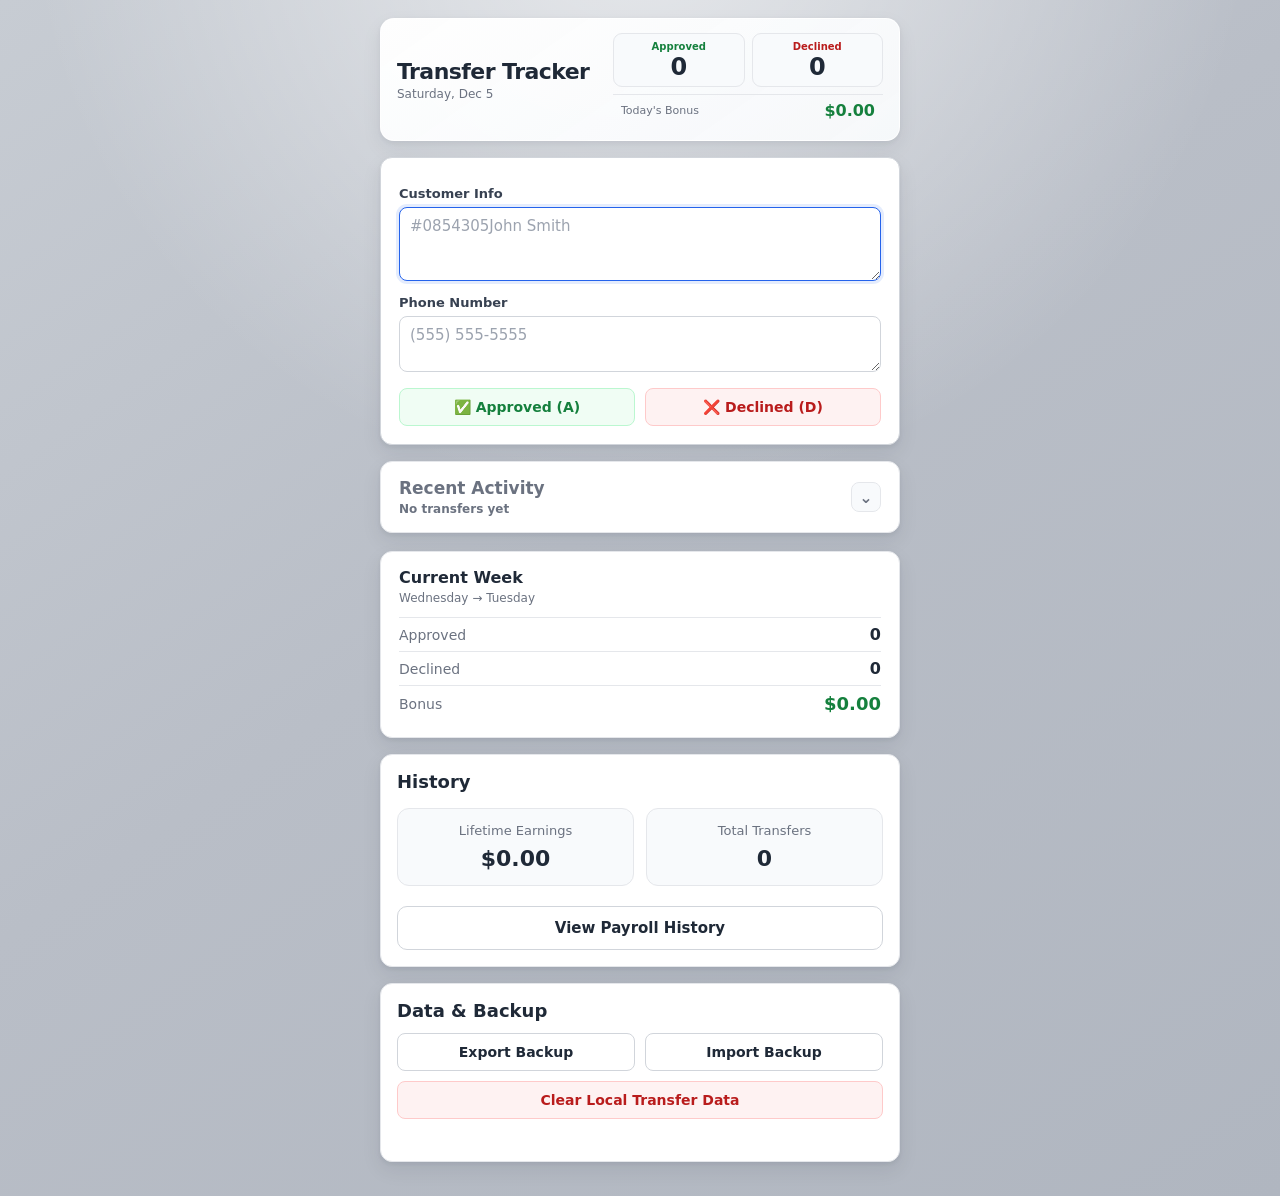
<file: transfer-tracker/index.html>
<!DOCTYPE html>
<html lang="en">
<head>
    <meta charset="UTF-8">
    <meta name="viewport" content="width=device-width, initial-scale=1.0">
    <title>Transfer Tracker</title>

    <link rel="stylesheet" href="style.css">
</head>
<body>

<div class="app">

          <header class="top-scoreboard">
        
            <div class="header-title">
        
                <h1>Transfer Tracker</h1>
        
                <div id="currentDate"></div>
        
            </div>
        
        
            <div class="today-score">
        
                <div class="score-item approved-score">
        
                    <span>Approved</span>
        
                    <strong id="todayApproved">
                        0
                    </strong>
        
                </div>
        
        
                <div class="score-item declined-score">
        
                    <span>Declined</span>
        
                    <strong id="todayDeclined">
                        0
                    </strong>
        
                </div>
        
        
                <div class="score-bonus">
        
                    <span>Today's Bonus</span>
        
                    <strong class="today-bonus">$0</strong>
        
                </div>
        
            </div>
        
        </header>

    <section class="entry-card">

        <label for="customerInput">Customer Info</label>

        <textarea
            id="customerInput"
            placeholder="#0854305John Smith"
            rows="3"
        ></textarea>

        <label for="phoneInput">Phone Number</label>

        <textarea
            id="phoneInput"
            placeholder="(555) 555-5555"
            rows="2"
        ></textarea>

        <div class="button-row">

            <button id="approveBtn" class="approve">
                ✅ Approved (A)
            </button>

            <button id="declineBtn" class="decline">
                ❌ Declined (D)
            </button>

        </div>

    </section>

    


    <section class="activity-card">

    <button class="activity-header" id="activityToggle">

        <div>
            <h2>Recent Activity</h2>

            <span class="activity-subtitle" id="activitySubtitle">
                No recent transfers
            </span>
        </div>

        <span class="activity-chevron">⌄</span>

    </button>


    <div class="recent-activity-content" id="recentActivityContent">

        <div id="recentTransfers"></div>

    </div>

</section>


<section class="week-summary">

    <h3>Current Week</h3>

    <div class="week-range">
        Wednesday → Tuesday
    </div>

    <div class="week-row">

        <span>Approved</span>

        <strong id="weekApproved">
            0
        </strong>

    </div>

    <div class="week-row">

        <span>Declined</span>

        <strong id="weekDeclined">
            0
        </strong>

    </div>

    <div class="week-row">

        <span>Bonus</span>

        <strong id="weekBonus">
            $0
        </strong>

    </div>

</section>


    <section class="history-card">

    <h2>History</h2>


    <div class="history-summary">

        <div class="history-stat">

            <span>Lifetime Earnings</span>

            <strong id="lifetimeEarnings">
                $0.00
            </strong>

        </div>


        <div class="history-stat">

            <span>Total Transfers</span>

            <strong id="lifetimeTransfers">
                0
            </strong>

        </div>

    </div>


    <button
        id="payrollHistoryBtn"
        class="payroll-history-button">

        View Payroll History

    </button>

</section>

    <section class="backup-card">

    <h2>Data & Backup</h2>

    <div class="backup-actions">

        <button
            id="exportBackupBtn"
            class="backup-button">

            Export Backup

        </button>

        <button
            id="importBackupBtn"
            class="backup-button">

            Import Backup

        </button>

    </div>

        <button
        id="clearLocalDataBtn"
        class="clear-data-button">
    
        Clear Local Transfer Data
    
        </button>



        
    <div
        id="backupStatus"
        class="backup-status">
    </div>

    <input
        type="file"
        id="importBackupInput"
        accept=".json,application/json"
        hidden>

</section>

    

<div
    id="payrollModal"
    class="payroll-modal">

    <div class="payroll-modal-content">

        <div class="payroll-modal-header">

            <div>

                <h2>Payroll History</h2>

                <div class="payroll-modal-subtitle">
                    Wednesday → Tuesday
                </div>

            </div>


            <button
                id="closePayrollModal"
                class="payroll-close-button">

                ×

            </button>

        </div>


       <div
    id="payrollHistoryTable"
    class="payroll-history-table">

        </div>
        
        
        <div
            id="payrollDayView"
            class="payroll-day-view">
        
        </div>

    </div>

</div>

    
    
</div>

<script src="js/parser.js"></script>
<script src="js/storage.js"></script>
<script src="js/dashboard.js"></script>
<script src="js/ui.js"></script>
<script src="js/app.js"></script>

</body>
</html>
</file>
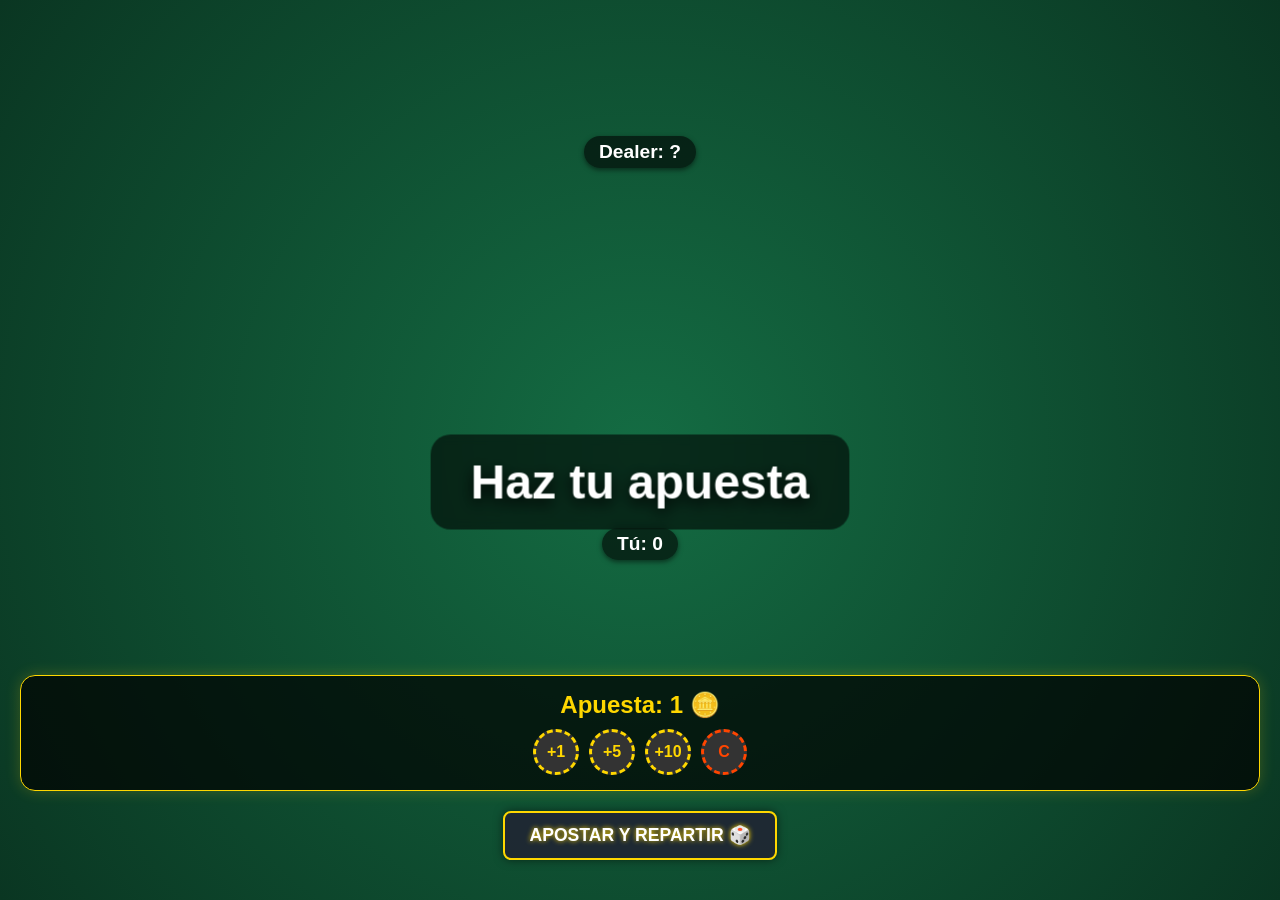
<file: blackjack.html>
<!DOCTYPE html>
<html lang="es">
<head>
<meta charset="UTF-8">
<meta name="viewport" content="width=device-width, initial-scale=1.0">
<title>Blackjack Shoreline (Casino)</title>
<style>
  :root {
    --mesa-bg: #0f5132;
    --carta-w: 100px;
    --carta-h: 140px;
    --borde-radio: 8px;
    --neon-orange: #ff4500;
    --neon-green: #00ffcc;
    --neon-gold: #ffd700;
  }

  body {
    margin: 0;
    padding: 20px;
    background-color: var(--mesa-bg);
    background-image: radial-gradient(circle, #146c43 0%, #0a3622 100%);
    font-family: 'Inter', sans-serif;
    color: white;
    height: 100vh;
    box-sizing: border-box;
    display: flex;
    flex-direction: column;
    justify-content: space-between;
    overflow: hidden;
    position: relative;
  }

  /* Animaciones */
  .mesa-temblando { animation: sacudir 0.4s ease-in-out; }
  @keyframes sacudir {
    0% { transform: translateX(0); }
    20% { transform: translateX(-15px) rotate(-1deg); }
    40% { transform: translateX(15px) rotate(1deg); }
    60% { transform: translateX(-15px) rotate(-1deg); }
    80% { transform: translateX(15px) rotate(1deg); }
    100% { transform: translateX(0); }
  }

  @keyframes aparecer-carta {
    0% { top: -60px; opacity: 0; transform: scale(0.8) rotate(10deg); }
    100% { top: 0; opacity: 1; transform: scale(1) rotate(0deg); }
  }

  @keyframes flotar-monedas {
    0% { transform: translateY(0) scale(1); opacity: 1; }
    100% { transform: translateY(-50px) scale(1.5); opacity: 0; }
  }

  .zona-juego {
    flex: 1;
    display: flex;
    flex-direction: column;
    align-items: center;
    justify-content: center;
    gap: 50px;
  }

  .mano-container {
    display: flex;
    flex-direction: column;
    align-items: center;
    gap: 15px;
  }

  .cartas-area {
    display: flex;
    gap: -40px;
    min-height: var(--carta-h);
  }

  .carta {
    position: relative;
    width: var(--carta-w);
    height: var(--carta-h);
    background-color: white;
    border-radius: var(--borde-radio);
    box-shadow: -2px 5px 10px rgba(0,0,0,0.5);
    background-size: cover;
    background-position: center;
    transition: transform 0.3s ease, margin 0.3s ease;
    margin-left: -50px;
    animation: aparecer-carta 0.4s cubic-bezier(0.175, 0.885, 0.32, 1.275) forwards;
  }
  
  .carta:first-child { margin-left: 0; }
  .carta:hover { transform: translateY(-15px) !important; z-index: 20; }

  .carta.boca-abajo {
    background-image: repeating-linear-gradient(45deg, #b30000 0, #b30000 5px, #800000 5px, #800000 10px);
  }
  .carta.joker-glow { box-shadow: 0 0 20px #c300ff, 0 0 40px #c300ff; }

  .marcador {
    background: rgba(0,0,0,0.6);
    padding: 5px 15px;
    border-radius: 20px;
    font-weight: bold;
    font-size: 1.2rem;
    z-index: 10;
    box-shadow: 0 2px 5px rgba(0,0,0,0.5);
  }

  /* --- ZONA DE APUESTAS --- */
  .zona-apuesta {
    background: rgba(0,0,0,0.7);
    padding: 15px;
    border-radius: 15px;
    display: flex;
    flex-direction: column;
    align-items: center;
    gap: 10px;
    border: 1px solid var(--neon-gold);
    box-shadow: 0 0 15px rgba(255, 215, 0, 0.2);
    margin-bottom: 20px;
  }
  
  .chips-container { display: flex; gap: 10px; }
  
  .chip {
    width: 40px; height: 40px;
    border-radius: 50%;
    background: #333; border: 3px dashed var(--neon-gold);
    color: var(--neon-gold); font-weight: bold;
    display: flex; justify-content: center; align-items: center;
    cursor: pointer; transition: all 0.2s;
  }
  .chip:hover { transform: scale(1.1); background: var(--neon-gold); color: #000; }
  
  .apuesta-display { font-size: 1.5rem; color: var(--neon-gold); font-weight: 900; }

  .controles { display: flex; justify-content: center; gap: 20px; padding-bottom: 20px; z-index: 10; }

  button {
    background: rgba(31, 40, 51, 0.95);
    color: #fff;
    border: 2px solid #fff;
    padding: 12px 24px;
    font-size: 1.1rem;
    font-weight: 800;
    border-radius: 8px;
    cursor: pointer;
    box-shadow: 0 0 10px rgba(0,0,0,0.5);
    text-transform: uppercase;
    transition: all 0.2s ease;
  }

  button:hover:not(:disabled) { transform: scale(1.05); }
  button:disabled { opacity: 0.5; cursor: not-allowed; border-color: #555 !important; box-shadow: none !important; }

  #btn-pedir { border-color: var(--neon-green); text-shadow: 0 0 5px var(--neon-green); }
  #btn-plantarse { border-color: var(--neon-orange); text-shadow: 0 0 5px var(--neon-orange); }
  #btn-repartir { border-color: var(--neon-gold); text-shadow: 0 0 5px var(--neon-gold); }

  .btn-animado {
    animation: pulso-btn 1.5s infinite;
  }
  @keyframes pulso-btn {
    0% { box-shadow: 0 0 10px var(--neon-gold); transform: scale(1); }
    50% { box-shadow: 0 0 25px var(--neon-gold), 0 0 10px var(--neon-gold) inset; transform: scale(1.05); }
    100% { box-shadow: 0 0 10px var(--neon-gold); transform: scale(1); }
  }

  #mensaje-estado {
    position: absolute;
    top: 50%; left: 50%;
    transform: translate(-50%, -50%);
    font-size: 3rem;
    font-weight: 900;
    text-shadow: 0 5px 15px rgba(0,0,0,0.9);
    pointer-events: none;
    opacity: 1;
    transition: opacity 0.3s ease, transform 0.3s ease;
    z-index: 100;
    text-align: center;
    background: rgba(0,0,0,0.6);
    padding: 20px 40px;
    border-radius: 20px;
    backdrop-filter: blur(5px);
  }

  .flotante-dinero {
    position: absolute;
    top: 40%; left: 50%;
    font-size: 4rem;
    font-weight: 900;
    pointer-events: none;
    z-index: 200;
    text-shadow: 0 0 20px rgba(0,0,0,0.8);
    animation: flotar-monedas 2s forwards;
  }

  .confeti {
    position: absolute; top: -20px; width: 10px; height: 20px;
    background-color: var(--neon-green); z-index: 50; animation: caer linear forwards;
  }
  @keyframes caer { 0% { transform: translateY(0) rotate(0deg); opacity: 1; } 100% { transform: translateY(110vh) rotate(720deg); opacity: 0; } }
</style>
</head>
<body>

<h1 id="mensaje-estado">Blackjack 21</h1>

<div class="zona-juego" id="mesa-juego">
  <div class="mano-container">
    <div class="marcador" id="puntos-dealer">Dealer: ?</div>
    <div class="cartas-area" id="cartas-dealer"></div>
  </div>

  <div class="mano-container">
    <div class="cartas-area" id="cartas-jugador"></div>
    <div class="marcador" id="puntos-jugador">Tú: 0</div>
  </div>
</div>

<div class="zona-apuesta" id="panel-apuesta">
  <div class="apuesta-display">Apuesta: <span id="valor-apuesta">1</span> 🪙</div>
  <div class="chips-container">
    <div class="chip" onclick="ajustarApuesta(1)">+1</div>
    <div class="chip" onclick="ajustarApuesta(5)">+5</div>
    <div class="chip" onclick="ajustarApuesta(10)">+10</div>
    <div class="chip" style="border-color: #ff4500; color: #ff4500;" onclick="resetApuesta()">C</div>
  </div>
</div>

<div class="controles">
  <button id="btn-pedir" onclick="pedirCarta()" style="display:none;">Carta ☝️</button>
  <button id="btn-plantarse" onclick="plantarse()" style="display:none;">Plantarse ✋</button>
  <button id="btn-repartir" class="btn-animado" onclick="iniciarJuego()">Apostar y Repartir 🎲</button>
</div>

<script>
const palos = ['Corazones', 'Diamantes', 'Treboles', 'Picas'];
const rangos = ['A', '2', '3', '4', '5', '6', '7', '8', '9', '10', 'J', 'Q', 'K'];

let mazo = [];
let manoJugador = [];
let manoDealer = [];
let juegoTerminado = true;
let apuestaActual = 1;

// === LÓGICA DE APUESTAS ===
function ajustarApuesta(cantidad) {
  apuestaActual += cantidad;
  document.getElementById('valor-apuesta').innerText = apuestaActual;
}

function resetApuesta() {
  apuestaActual = 1;
  document.getElementById('valor-apuesta').innerText = apuestaActual;
}

function lanzarAnimacionDinero(texto, color) {
  let div = document.createElement('div');
  div.className = 'flotante-dinero';
  div.innerText = texto;
  div.style.color = color;
  document.body.appendChild(div);
  setTimeout(() => div.remove(), 2000);
}

function lanzarConfeti() {
  const colores = ['#00ffcc', '#ff4500', '#c300ff', '#ffd700', '#ffffff'];
  for (let i = 0; i < 80; i++) {
    let confeti = document.createElement('div');
    confeti.className = 'confeti';
    confeti.style.left = Math.random() * 100 + 'vw';
    confeti.style.backgroundColor = colores[Math.floor(Math.random() * colores.length)];
    confeti.style.animationDuration = (Math.random() * 2 + 2) + 's';
    confeti.style.animationDelay = (Math.random() * 0.5) + 's';
    document.body.appendChild(confeti);
    setTimeout(() => confeti.remove(), 4000);
  }
}

// === MOTOR DEL JUEGO ===
function crearMazo() {
  mazo = [];
  for (let palo of palos) {
    for (let rango of rangos) {
      let valor = parseInt(rango);
      if (['J', 'Q', 'K'].includes(rango)) valor = 10;
      if (rango === 'A') valor = 11;
      mazo.push({ id: `${rango}_${palo}`, img: `./Naipes/${rango}_${palo}.png`, valor: valor, esJoker: false });
    }
  }
  mazo.push({ id: `1_Joker`, img: `./Naipes/1_Joker.png`, valor: 10, esJoker: true });
  mazo.push({ id: `2_Joker`, img: `./Naipes/2_Joker.png`, valor: 10, esJoker: true });

  for (let i = mazo.length - 1; i > 0; i--) {
    const j = Math.floor(Math.random() * (i + 1));
    [mazo[i], mazo[j]] = [mazo[j], mazo[i]];
  }
}

function calcularPuntos(mano) {
  let total = 0;
  let ases = 0;
  for (let carta of mano) {
    total += carta.valor;
    if (carta.valor === 11) ases += 1;
  }
  while (total > 21 && ases > 0) {
    total -= 10;
    ases -= 1;
  }
  return total;
}

function renderizarCartas() {
  const divJugador = document.getElementById('cartas-jugador');
  const divDealer = document.getElementById('cartas-dealer');
  
  divJugador.innerHTML = '';
  divDealer.innerHTML = '';

  manoJugador.forEach((carta, index) => {
    let div = document.createElement('div');
    div.className = 'carta' + (carta.esJoker ? ' joker-glow' : '');
    div.style.backgroundImage = `url('${carta.img}')`;
    div.style.animationDelay = `${index * 0.15}s`;
    divJugador.appendChild(div);
  });

  manoDealer.forEach((carta, index) => {
    let div = document.createElement('div');
    div.className = 'carta' + (carta.esJoker && juegoTerminado ? ' joker-glow' : '');
    
    if (index === 0 && !juegoTerminado) {
      div.classList.add('boca-abajo');
    } else {
      div.style.backgroundImage = `url('${carta.img}')`;
    }
    div.style.animationDelay = `${index * 0.15}s`;
    divDealer.appendChild(div);
  });

  document.getElementById('puntos-jugador').innerText = `Tú: ${calcularPuntos(manoJugador)}`;
  if (juegoTerminado) {
    document.getElementById('puntos-dealer').innerText = `Dealer: ${calcularPuntos(manoDealer)}`;
  } else {
    document.getElementById('puntos-dealer').innerText = `Dealer: ?`; 
  }
}

function mostrarMensaje(texto, color) {
  const msg = document.getElementById('mensaje-estado');
  msg.innerText = texto;
  msg.style.color = color;
  msg.style.opacity = 1;
  msg.style.transform = "translate(-50%, -50%) scale(1)";
}

function iniciarJuego() {
  // 1. Cobrar la apuesta usando el Banco Central del index.html
  if (window.parent && window.parent.restarMonedas) {
      if (!window.parent.restarMonedas(apuestaActual)) {
          alert("¡Fondos insuficientes! Consigue más monedas en el Dashboard.");
          return;
      }
  }

  // 2. Preparar la mesa
  document.getElementById('mesa-juego').classList.remove('mesa-temblando');
  document.getElementById('panel-apuesta').style.display = 'none'; // Ocultar apuestas
  
  const msg = document.getElementById('mensaje-estado');
  msg.style.opacity = 0;
  msg.style.transform = "translate(-50%, -50%) scale(0.8)";
  
  crearMazo();
  manoJugador = [mazo.pop(), mazo.pop()];
  manoDealer = [mazo.pop(), mazo.pop()];
  juegoTerminado = false;
  
  // Cambiar botones
  document.getElementById('btn-repartir').style.display = 'none';
  document.getElementById('btn-pedir').style.display = 'block';
  document.getElementById('btn-pedir').disabled = false;
  document.getElementById('btn-plantarse').style.display = 'block';
  document.getElementById('btn-plantarse').disabled = false;

  renderizarCartas();

  // Revisar Blackjack natural
  setTimeout(() => {
    if (calcularPuntos(manoJugador) === 21) plantarse();
  }, 600);
}

function pedirCarta() {
  if (juegoTerminado) return;
  manoJugador.push(mazo.pop());
  renderizarCartas();

  setTimeout(() => {
    if (calcularPuntos(manoJugador) > 21) {
      terminarJuego("¡Te pasaste! 💥", "#ff4500", "derrota");
    } else if (calcularPuntos(manoJugador) === 21) {
      plantarse();
    }
  }, 300);
}

function plantarse() {
  if (juegoTerminado) return;
  juegoTerminado = true;
  
  document.getElementById('btn-pedir').disabled = true;
  document.getElementById('btn-plantarse').disabled = true;
  
  let puntosDealer = calcularPuntos(manoDealer);
  while (puntosDealer < 17) {
    manoDealer.push(mazo.pop());
    puntosDealer = calcularPuntos(manoDealer);
  }

  renderizarCartas();
  setTimeout(determinarGanador, 500);
}

function determinarGanador() {
  let pJugador = calcularPuntos(manoJugador);
  let pDealer = calcularPuntos(manoDealer);

  if (pDealer > 21) {
    terminarJuego("Dealer se pasó 🎉", "#00ffcc", "victoria");
  } else if (pJugador > pDealer) {
    terminarJuego("¡GANAS! 🏆", "#00ffcc", "victoria");
  } else if (pJugador < pDealer) {
    terminarJuego("Dealer gana 💀", "#ff4500", "derrota");
  } else {
    terminarJuego("Empate 🤝", "#ffffff", "empate");
  }
}

function terminarJuego(mensaje, color, resultado) {
  juegoTerminado = true;
  renderizarCartas();
  mostrarMensaje(mensaje, color);
  
  // Lógica Económica Final
  if (window.parent && window.parent.agregarMonedas) {
      if (resultado === "victoria") {
          let premio = apuestaActual * 2;
          // Si fue Blackjack natural con 2 cartas, paga 2.5x (Regla de casino real 3:2)
          if(calcularPuntos(manoJugador) === 21 && manoJugador.length === 2) premio = Math.floor(apuestaActual * 2.5);
          
          window.parent.agregarMonedas(premio);
          lanzarAnimacionDinero(`+${premio} 🪙`, "var(--neon-gold)");
          lanzarConfeti();
      } else if (resultado === "empate") {
          window.parent.agregarMonedas(apuestaActual); // Te devuelve tu dinero
          lanzarAnimacionDinero(`Devolución`, "#fff");
      } else {
          // Derrota
          document.getElementById('mesa-juego').classList.add('mesa-temblando');
          lanzarAnimacionDinero(`-${apuestaActual} 🪙`, "var(--neon-orange)");
      }
  }

  // Restaurar UI para nueva partida
  setTimeout(() => {
      document.getElementById('btn-pedir').style.display = 'none';
      document.getElementById('btn-plantarse').style.display = 'none';
      document.getElementById('btn-repartir').style.display = 'block';
      document.getElementById('panel-apuesta').style.display = 'flex';
  }, 2000);
}

window.onload = () => {
  document.getElementById('btn-pedir').style.display = 'none';
  document.getElementById('btn-plantarse').style.display = 'none';
  mostrarMensaje("Haz tu apuesta", "#ffffff");
  document.getElementById('cartas-jugador').innerHTML = '';
  document.getElementById('cartas-dealer').innerHTML = '';
};
</script>
</body>
</html>
</file>
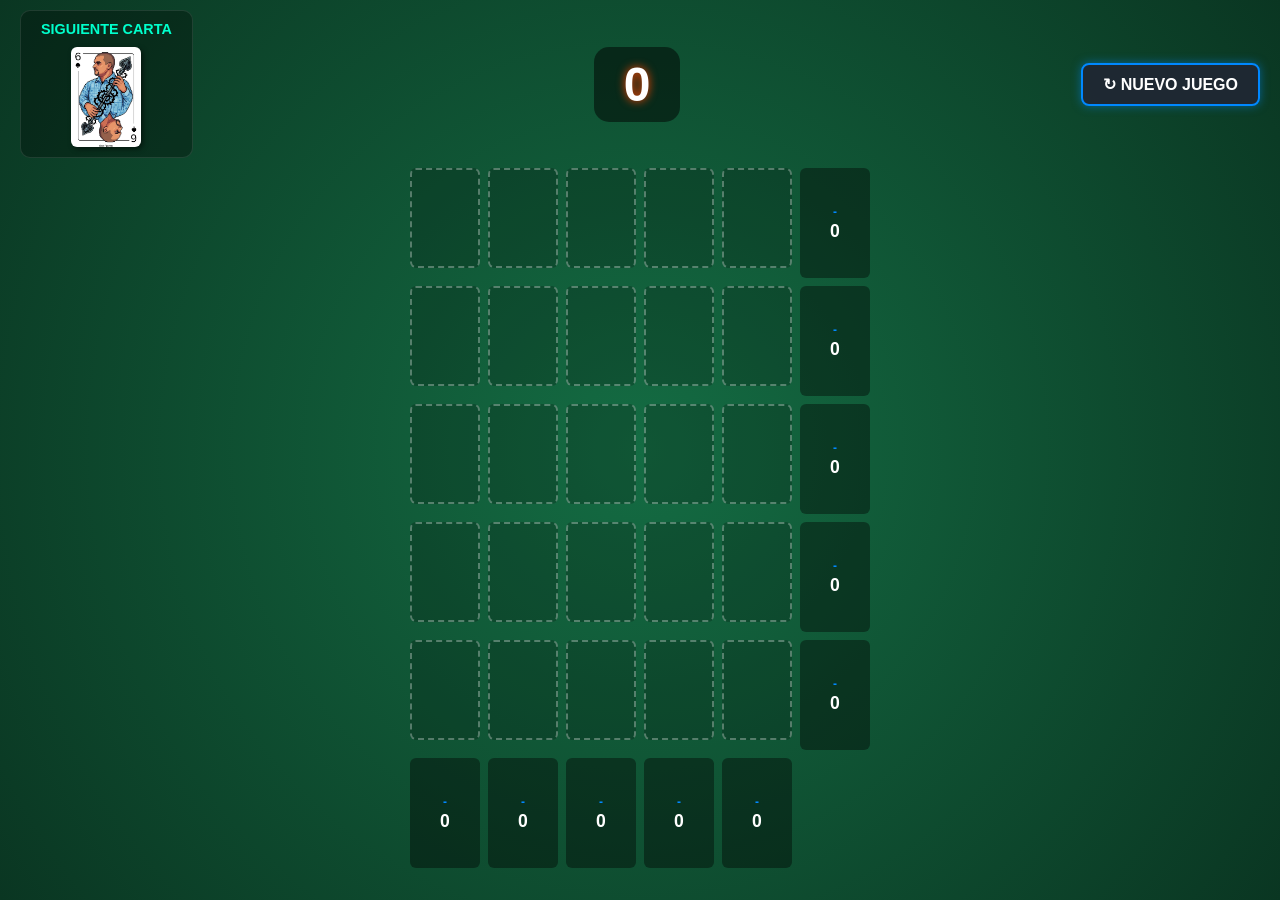
<file: cuadrados.html>
<!DOCTYPE html>
<html lang="es">
<head>
<meta charset="UTF-8">
<meta name="viewport" content="width=device-width, initial-scale=1.0">
<title>Cuadrados de Póker Shoreline</title>
<style>
  :root {
    --mesa-bg: #0f5132;
    --carta-w: 70px;
    --carta-h: 100px;
    --borde-radio: 6px;
    --neon-orange: #ff4500;
    --neon-green: #00ffcc;
    --neon-blue: #0088ff;
    --neon-gold: #ffd700;
  }

  body {
    margin: 0;
    padding: 10px 20px;
    background-color: var(--mesa-bg);
    background-image: radial-gradient(circle, #146c43 0%, #0a3622 100%);
    font-family: 'Inter', sans-serif;
    color: white;
    height: 100vh;
    box-sizing: border-box;
    display: flex;
    flex-direction: column;
    overflow: hidden;
  }

  /* --- CABECERA Y PUNTAJES --- */
  .zona-superior {
    display: flex;
    justify-content: space-between;
    align-items: center;
    margin-bottom: 10px;
  }

  .zona-robo {
    display: flex;
    flex-direction: column;
    align-items: center;
    gap: 10px;
    background: rgba(0,0,0,0.3);
    padding: 10px 20px;
    border-radius: 10px;
    border: 1px solid rgba(255,255,255,0.1);
  }

  .etiqueta-robo { font-size: 0.9rem; text-transform: uppercase; font-weight: bold; color: var(--neon-green); }
  
  .puntaje-total {
    font-size: 3rem;
    font-weight: 900;
    color: #fff;
    text-shadow: 0 0 10px var(--neon-orange);
    background: rgba(0,0,0,0.5);
    padding: 10px 30px;
    border-radius: 15px;
  }

  .btn-reiniciar {
    background: rgba(31, 40, 51, 0.95);
    color: #fff;
    border: 2px solid var(--neon-blue);
    padding: 10px 20px;
    font-size: 1rem;
    font-weight: 800;
    border-radius: 8px;
    cursor: pointer;
    box-shadow: 0 0 10px rgba(0, 136, 255, 0.5);
    text-transform: uppercase;
    transition: all 0.2s ease;
  }
  .btn-reiniciar:hover { transform: scale(1.05); background: var(--neon-blue); }

  /* --- TABLERO 5x5 --- */
  .zona-central {
    display: flex;
    justify-content: center;
    align-items: flex-start;
    flex: 1;
    gap: 20px;
  }

  .grid-container {
    display: grid;
    grid-template-columns: repeat(6, 1fr); 
    grid-template-rows: repeat(6, 1fr);    
    gap: 8px;
  }

  .ranura {
    width: var(--carta-w);
    height: var(--carta-h);
    background: rgba(0,0,0,0.2);
    border: 2px dashed rgba(255, 255, 255, 0.3);
    border-radius: var(--borde-radio);
    box-sizing: border-box;
    display: flex;
    justify-content: center;
    align-items: center;
    transition: all 0.2s ease;
  }

  .ranura.activa:hover {
    background: rgba(0, 255, 204, 0.2);
    border-color: var(--neon-green);
    cursor: pointer;
    box-shadow: 0 0 15px rgba(0, 255, 204, 0.5) inset;
  }

  .carta {
    width: var(--carta-w);
    height: var(--carta-h);
    background-color: white;
    border-radius: var(--borde-radio);
    box-shadow: 2px 2px 5px rgba(0,0,0,0.5);
    background-size: cover;
    background-position: center;
    animation: aparecer 0.3s ease-out forwards;
  }

  @keyframes aparecer {
    from { opacity: 0; transform: scale(0.8); }
    to { opacity: 1; transform: scale(1); }
  }

  /* --- ETIQUETAS DE PUNTAJE --- */
  .puntaje-linea {
    display: flex;
    flex-direction: column;
    justify-content: center;
    align-items: center;
    font-size: 0.8rem;
    font-weight: bold;
    color: #aaa;
    text-align: center;
    padding: 5px;
    background: rgba(0,0,0,0.4);
    border-radius: var(--borde-radio);
    min-height: var(--carta-h);
  }
  
  .puntaje-col { min-height: 40px; } 

  .mano-nombre { color: var(--neon-blue); font-size: 0.75rem; margin-bottom: 2px; }
  .mano-puntos { color: #fff; font-size: 1.1rem; }

  /* --- FIN DEL JUEGO Y ECONOMÍA --- */
  #mensaje-estado {
    position: absolute;
    top: 50%; left: 50%;
    transform: translate(-50%, -50%) scale(0.8);
    font-size: 3rem;
    font-weight: 900;
    text-shadow: 0 5px 15px rgba(0,0,0,0.9);
    pointer-events: none;
    opacity: 0;
    transition: opacity 0.5s ease, transform 0.5s ease;
    z-index: 1000;
    text-align: center;
    background: rgba(0,0,0,0.8);
    padding: 30px 50px;
    border-radius: 20px;
    backdrop-filter: blur(10px);
    color: var(--neon-green);
    border: 2px solid var(--neon-green);
  }

  .confeti {
    position: absolute;
    top: -20px;
    width: 10px;
    height: 20px;
    background-color: var(--neon-green);
    z-index: 500;
    animation: caer linear forwards;
  }
  @keyframes caer {
    0% { transform: translateY(0) rotate(0deg); opacity: 1; }
    100% { transform: translateY(110vh) rotate(720deg); opacity: 0; }
  }

  /* NUEVO: Animación de Monedas Flotantes */
  @keyframes flotar-monedas {
    0% { transform: translate(-50%, 0) scale(1); opacity: 1; }
    100% { transform: translate(-50%, -80px) scale(1.5); opacity: 0; }
  }

  .flotante-dinero {
    position: absolute;
    top: 50%; left: 50%;
    transform: translate(-50%, 0);
    font-size: 4rem;
    font-weight: 900;
    pointer-events: none;
    z-index: 2000;
    text-shadow: 0 0 20px rgba(0,0,0,0.8);
    animation: flotar-monedas 2.5s forwards;
  }
</style>
</head>
<body>

<h1 id="mensaje-estado">¡Juego Terminado!<br>
  <span id="puntaje-final" style="color:white; font-size: 2rem;">0 pts</span><br>
  <span id="monedas-ganadas" style="color:var(--neon-gold); font-size: 2.5rem; text-shadow: 0 0 10px var(--neon-gold);"></span>
</h1>

<div class="zona-superior">
  <div class="zona-robo">
    <span class="etiqueta-robo">Siguiente Carta</span>
    <div id="carta-actual" class="ranura" style="border:none; background:transparent;"></div>
  </div>
  
  <div class="puntaje-total" id="marcador-total">0</div>
  
  <button class="btn-reiniciar" onclick="iniciarJuego()">↻ Nuevo Juego</button>
</div>

<div class="zona-central">
  <div class="grid-container" id="tablero"></div>
</div>

<script>
// --- CONFIGURACIÓN BASE ---
const palos = ['Corazones', 'Diamantes', 'Treboles', 'Picas'];
const rangos = ['A', '2', '3', '4', '5', '6', '7', '8', '9', '10', 'J', 'Q', 'K'];
const valoresNum = { '2':2, '3':3, '4':4, '5':5, '6':6, '7':7, '8':8, '9':9, '10':10, 'J':11, 'Q':12, 'K':13, 'A':14 };

const PUNTOS = {
  'Escalera Real': 100,
  'Escalera de Color': 75,
  'Póker': 50,
  'Full House': 25,
  'Color': 20,
  'Escalera': 15,
  'Trío': 10,
  'Doble Pareja': 5,
  'Pareja': 2,
  'Nada': 0
};

let mazo = [];
let cartaActual = null;
let cuadrícula = Array(5).fill(null).map(() => Array(5).fill(null));
let cartasColocadas = 0;

// --- EFECTOS VISUALES ---
function lanzarConfeti() {
  const colores = ['#00ffcc', '#ff4500', '#c300ff', '#ffff00', '#ffffff'];
  for (let i = 0; i < 80; i++) {
    let confeti = document.createElement('div');
    confeti.className = 'confeti';
    confeti.style.left = Math.random() * 100 + 'vw';
    confeti.style.backgroundColor = colores[Math.floor(Math.random() * colores.length)];
    confeti.style.animationDuration = (Math.random() * 2 + 2) + 's';
    confeti.style.animationDelay = (Math.random() * 0.5) + 's';
    document.body.appendChild(confeti);
    setTimeout(() => confeti.remove(), 4000);
  }
}

function lanzarAnimacionDinero(texto, color) {
  let div = document.createElement('div');
  div.className = 'flotante-dinero';
  div.innerText = texto;
  div.style.color = color;
  document.body.appendChild(div);
  setTimeout(() => div.remove(), 2500);
}

// --- MOTOR DEL JUEGO ---
function crearMazo() {
  mazo = [];
  for (let palo of palos) {
    for (let rango of rangos) {
      mazo.push({ id: `${rango}_${palo}`, rango: rango, palo: palo, valor: valoresNum[rango], img: `./Naipes/${rango}_${palo}.png` });
    }
  }
  for (let i = mazo.length - 1; i > 0; i--) {
    const j = Math.floor(Math.random() * (i + 1));
    [mazo[i], mazo[j]] = [mazo[j], mazo[i]];
  }
}

function iniciarJuego() {
  crearMazo();
  cuadrícula = Array(5).fill(null).map(() => Array(5).fill(null));
  cartasColocadas = 0;
  
  document.getElementById('mensaje-estado').style.opacity = 0;
  document.getElementById('mensaje-estado').style.transform = "translate(-50%, -50%) scale(0.8)";
  document.getElementById('monedas-ganadas').innerText = ''; // Limpiar mensaje anterior
  
  construirTablero();
  robarCarta();
  actualizarPuntajes();
}

function construirTablero() {
  const tablero = document.getElementById('tablero');
  tablero.innerHTML = '';

  for (let f = 0; f < 5; f++) {
    for (let c = 0; c < 5; c++) {
      let ranura = document.createElement('div');
      ranura.className = 'ranura activa';
      ranura.id = `ranura-${f}-${c}`;
      ranura.onclick = () => colocarCarta(f, c);
      tablero.appendChild(ranura);
    }
    let puntajeFila = document.createElement('div');
    puntajeFila.className = 'puntaje-linea';
    puntajeFila.id = `score-fila-${f}`;
    tablero.appendChild(puntajeFila);
  }

  for (let c = 0; c < 5; c++) {
    let puntajeCol = document.createElement('div');
    puntajeCol.className = 'puntaje-linea puntaje-col';
    puntajeCol.id = `score-col-${c}`;
    tablero.appendChild(puntajeCol);
  }
  let vacio = document.createElement('div');
  tablero.appendChild(vacio);
}

function robarCarta() {
  if (cartasColocadas >= 25) return;
  
  cartaActual = mazo.pop();
  const divActual = document.getElementById('carta-actual');
  divActual.innerHTML = '';
  
  let divCarta = document.createElement('div');
  divCarta.className = 'carta';
  divCarta.style.backgroundImage = `url('${cartaActual.img}')`;
  divActual.appendChild(divCarta);
}

function colocarCarta(fila, col) {
  if (cuadrícula[fila][col] !== null || !cartaActual) return;

  cuadrícula[fila][col] = cartaActual;
  cartasColocadas++;
  
  const ranura = document.getElementById(`ranura-${fila}-${col}`);
  ranura.className = 'ranura'; 
  ranura.onclick = null; 
  
  let divCarta = document.createElement('div');
  divCarta.className = 'carta';
  divCarta.style.backgroundImage = `url('${cartaActual.img}')`;
  ranura.appendChild(divCarta);

  cartaActual = null;
  document.getElementById('carta-actual').innerHTML = '';

  actualizarPuntajes();

  if (cartasColocadas === 25) {
    finalizarJuego();
  } else {
    robarCarta();
  }
}

function evaluarLinea(lineaCartas) {
  if (lineaCartas.includes(null)) return { nombre: '-', puntos: 0 };

  let valores = lineaCartas.map(c => c.valor).sort((a, b) => a - b);
  let palos = lineaCartas.map(c => c.palo);

  let esColor = palos.every(p => p === palos[0]);
  let esEscalera = valores.every((v, i) => i === 0 || v === valores[i-1] + 1);
  
  if (!esEscalera && valores.join(',') === '2,3,4,5,14') esEscalera = true;

  let conteos = {};
  valores.forEach(v => conteos[v] = (conteos[v] || 0) + 1);
  let frecuencias = Object.values(conteos).sort((a, b) => b - a);

  if (esColor && esEscalera && valores[4] === 14 && valores[0] === 10) return { nombre: 'R. Flush', puntos: PUNTOS['Escalera Real'] };
  if (esColor && esEscalera) return { nombre: 'Str. Flush', puntos: PUNTOS['Escalera de Color'] };
  if (frecuencias[0] === 4) return { nombre: 'Póker', puntos: PUNTOS['Póker'] };
  if (frecuencias[0] === 3 && frecuencias[1] === 2) return { nombre: 'Full', puntos: PUNTOS['Full House'] };
  if (esColor) return { nombre: 'Color', puntos: PUNTOS['Color'] };
  if (esEscalera) return { nombre: 'Escalera', puntos: PUNTOS['Escalera'] };
  if (frecuencias[0] === 3) return { nombre: 'Trío', puntos: PUNTOS['Trío'] };
  if (frecuencias[0] === 2 && frecuencias[1] === 2) return { nombre: 'Doble Par', puntos: PUNTOS['Doble Pareja'] };
  if (frecuencias[0] === 2) return { nombre: 'Pareja', puntos: PUNTOS['Pareja'] };
  
  return { nombre: 'Nada', puntos: 0 };
}

function actualizarPuntajes() {
  let granTotal = 0;

  for (let f = 0; f < 5; f++) {
    let linea = cuadrícula[f]; 
    let resultado = evaluarLinea(linea);
    granTotal += resultado.puntos;
    
    let el = document.getElementById(`score-fila-${f}`);
    el.innerHTML = `<span class="mano-nombre">${resultado.nombre}</span><span class="mano-puntos">${resultado.puntos > 0 ? '+'+resultado.puntos : 0}</span>`;
    if(resultado.puntos > 0) el.style.color = 'var(--neon-green)';
  }

  for (let c = 0; c < 5; c++) {
    let linea = [cuadrícula[0][c], cuadrícula[1][c], cuadrícula[2][c], cuadrícula[3][c], cuadrícula[4][c]];
    let resultado = evaluarLinea(linea);
    granTotal += resultado.puntos;
    
    let el = document.getElementById(`score-col-${c}`);
    el.innerHTML = `<span class="mano-nombre">${resultado.nombre}</span><span class="mano-puntos">${resultado.puntos > 0 ? '+'+resultado.puntos : 0}</span>`;
    if(resultado.puntos > 0) el.style.color = 'var(--neon-green)';
  }

  document.getElementById('marcador-total').innerText = granTotal;
}

function finalizarJuego() {
  const totalStr = document.getElementById('marcador-total').innerText;
  const puntosTotales = parseInt(totalStr);
  
  document.getElementById('puntaje-final').innerText = `${puntosTotales} Puntos`;
  
  // --- ECONOMÍA: Convertir Puntos a Monedas ---
  if (puntosTotales > 0) {
      document.getElementById('monedas-ganadas').innerText = `+${puntosTotales} Monedas de Oro`;
      
      if (window.parent && window.parent.agregarMonedas) {
          window.parent.agregarMonedas(puntosTotales); 
          
          setTimeout(() => {
              lanzarAnimacionDinero(`+${puntosTotales} 🪙`, "var(--neon-gold)"); 
          }, 500);
      }
      
      // Lanzar confeti solo si hicieron más de 0 puntos para que sea especial
      lanzarConfeti();
  } else {
      // Si sacaron 0 puntos, no hay premio ni confeti
      document.getElementById('monedas-ganadas').innerText = "Sin ganancias esta vez";
      document.getElementById('monedas-ganadas').style.color = "#aaa";
  }
  
  const msg = document.getElementById('mensaje-estado');
  msg.style.opacity = 1;
  msg.style.transform = "translate(-50%, -50%) scale(1)";
}

window.onload = iniciarJuego;
</script>
</body>
</html>
</file>
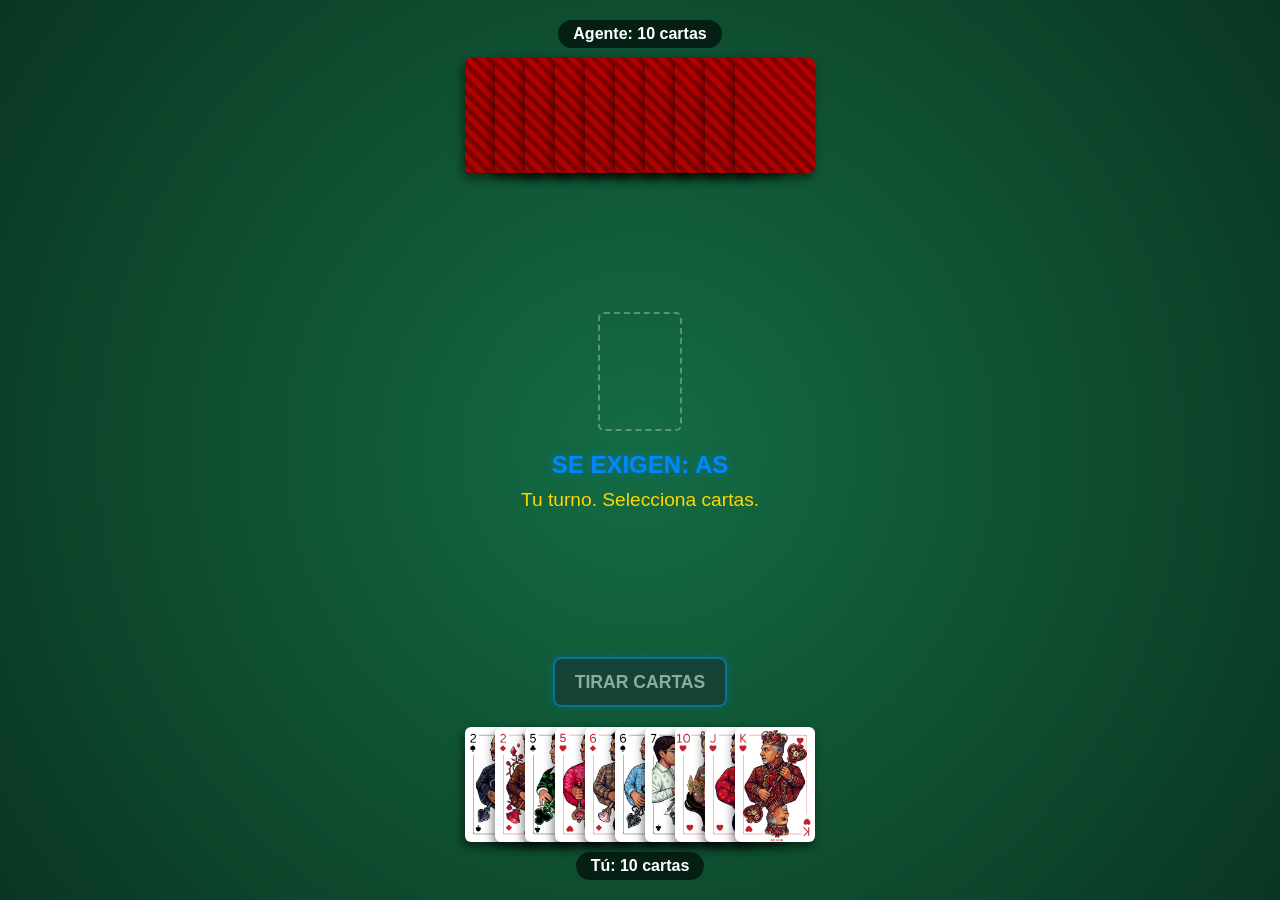
<file: mentiroso.html>
<!DOCTYPE html>
<html lang="es">
<head>
<meta charset="UTF-8">
<meta name="viewport" content="width=device-width, initial-scale=1.0">
<title>Shoreline Bluff</title>
<style>
  :root {
    --mesa-bg: #0f5132;
    --carta-w: 80px;
    --carta-h: 115px;
    --borde-radio: 6px;
    --neon-orange: #ff4500;
    --neon-green: #00ffcc;
    --neon-blue: #0088ff;
    --neon-purple: #c300ff;
  }

  body {
    margin: 0;
    padding: 20px;
    background-color: var(--mesa-bg);
    background-image: radial-gradient(circle, #146c43 0%, #0a3622 100%);
    font-family: 'Inter', sans-serif;
    color: white;
    height: 100vh;
    box-sizing: border-box;
    display: flex;
    flex-direction: column;
    justify-content: space-between;
    overflow: hidden;
  }

  .zona-bot {
    display: flex;
    flex-direction: column;
    align-items: center;
    gap: 10px;
  }

  .cartas-area {
    display: flex;
    gap: -40px; /* Cartas superpuestas */
    min-height: var(--carta-h);
    justify-content: center;
  }

  .carta {
    width: var(--carta-w);
    height: var(--carta-h);
    background-color: white;
    border-radius: var(--borde-radio);
    box-shadow: -2px 5px 10px rgba(0,0,0,0.5);
    background-size: cover;
    background-position: center;
    transition: transform 0.2s ease, margin 0.2s ease;
    margin-left: -50px;
  }
  
  .carta:first-child { margin-left: 0; }
  
  .carta.boca-abajo {
    background-image: repeating-linear-gradient(45deg, #b30000 0, #b30000 5px, #800000 5px, #800000 10px);
  }

  /* Efectos para la mano del jugador */
  #mano-jugador .carta { cursor: pointer; }
  #mano-jugador .carta:hover { transform: translateY(-10px); }
  #mano-jugador .carta.seleccionada {
    transform: translateY(-20px);
    box-shadow: 0 0 15px var(--neon-green);
    border: 2px solid var(--neon-green);
    z-index: 10;
  }

  .zona-central {
    flex: 1;
    display: flex;
    flex-direction: column;
    align-items: center;
    justify-content: center;
    position: relative;
  }

  .pila-mesa {
    width: var(--carta-w);
    height: var(--carta-h);
    border: 2px dashed rgba(255,255,255,0.3);
    border-radius: var(--borde-radio);
    position: relative;
    display: flex;
    justify-content: center;
    align-items: center;
  }

  .pila-mesa .carta { position: absolute; margin: 0; }

  .indicador-rango {
    margin-top: 20px;
    font-size: 1.5rem;
    font-weight: 900;
    text-transform: uppercase;
    color: var(--neon-blue);
    text-shadow: 0 0 10px rgba(0, 136, 255, 0.5);
  }

  .mensaje-accion {
    margin-top: 10px;
    font-size: 1.2rem;
    color: #ffd700;
    text-align: center;
    min-height: 1.5em;
  }

  .controles {
    display: flex;
    justify-content: center;
    gap: 15px;
    padding-bottom: 20px;
    z-index: 10;
    min-height: 50px; /* Evita saltos de layout */
  }

  button {
    background: rgba(31, 40, 51, 0.95);
    color: #fff;
    border: 2px solid #fff;
    padding: 10px 20px;
    font-size: 1.1rem;
    font-weight: 800;
    border-radius: 8px;
    cursor: pointer;
    box-shadow: 0 0 10px rgba(0,0,0,0.5);
    text-transform: uppercase;
    transition: all 0.2s ease;
  }

  button:hover:not(:disabled) { transform: scale(1.05); }
  button:disabled { opacity: 0.5; cursor: not-allowed; }

  #btn-jugar { border-color: var(--neon-blue); box-shadow: 0 0 10px rgba(0, 136, 255, 0.4); }
  #btn-acusar { border-color: var(--neon-orange); box-shadow: 0 0 10px rgba(255, 69, 0, 0.4); }
  #btn-pasar { border-color: #888; }

  .marcador {
    background: rgba(0,0,0,0.6);
    padding: 5px 15px;
    border-radius: 20px;
    font-weight: bold;
    font-size: 1rem;
  }

  #overlay-resultado {
    position: absolute;
    top: 50%; left: 50%;
    transform: translate(-50%, -50%);
    font-size: 3rem;
    font-weight: 900;
    text-shadow: 0 5px 15px rgba(0,0,0,0.9);
    pointer-events: none;
    opacity: 0;
    transition: opacity 0.3s ease;
    z-index: 100;
    text-align: center;
    background: rgba(0,0,0,0.8);
    padding: 20px 40px;
    border-radius: 15px;
    backdrop-filter: blur(5px);
  }
</style>
</head>
<body>

<h1 id="overlay-resultado"></h1>

<div class="zona-bot">
  <div class="marcador" id="info-bot">Agente: 0 cartas</div>
  <div class="cartas-area" id="mano-bot"></div>
</div>

<div class="zona-central">
  <div class="pila-mesa" id="pila-centro"></div>
  <div class="indicador-rango" id="rango-actual">Se exige: ?</div>
  <div class="mensaje-accion" id="mensaje-juego">¡Repartiendo!</div>
</div>

<div class="controles" id="panel-controles">
  </div>

<div class="zona-bot">
  <div class="cartas-area" id="mano-jugador"></div>
  <div class="marcador" id="info-jugador">Tú: 0 cartas</div>
</div>

<script>
const palos = ['Corazones', 'Diamantes', 'Treboles', 'Picas'];
const rangos = ['A', '2', '3', '4', '5', '6', '7', '8', '9', '10', 'J', 'Q', 'K'];

let mazo = [];
let manoJugador = [];
let manoBot = [];
let pilaMesa = []; // Cartas en el centro
let ultimoTiro = []; // Cartas jugadas en el turno inmediatamente anterior
let rangoExigidoIndice = 0; // Índice en el array 'rangos'
let turno = 'jugador'; // 'jugador' o 'bot'
let cartasSeleccionadas = [];
let juegoTerminado = false;

function crearMazo() {
  mazo = [];
  for (let palo of palos) {
    for (let rango of rangos) {
      mazo.push({ id: `${rango}_${palo}`, rango: rango, palo: palo, img: `./Naipes/${rango}_${palo}.png` });
    }
  }
  for (let i = mazo.length - 1; i > 0; i--) {
    const j = Math.floor(Math.random() * (i + 1));
    [mazo[i], mazo[j]] = [mazo[j], mazo[i]];
  }
}

function repartirInicial() {
  crearMazo();
  manoJugador = [];
  manoBot = [];
  pilaMesa = [];
  ultimoTiro = [];
  juegoTerminado = false;
  rangoExigidoIndice = 0; // Empezamos en As (A)
  turno = 'jugador';

  // Repartir 10 cartas a cada uno para que sea rápido (no 26)
  for(let i=0; i<10; i++){
    manoJugador.push(mazo.pop());
    manoBot.push(mazo.pop());
  }

  ordenarMano(manoJugador);
  actualizarUI();
  prepararTurnoJugador();
}

function ordenarMano(mano) {
  // Ordena por índice del rango para agrupar cartas iguales
  mano.sort((a, b) => rangos.indexOf(a.rango) - rangos.indexOf(b.rango));
}

function actualizarUI() {
  // --- Jugador ---
  const divJugador = document.getElementById('mano-jugador');
  divJugador.innerHTML = '';
  manoJugador.forEach((carta, index) => {
    let div = document.createElement('div');
    div.className = 'carta';
    div.style.backgroundImage = `url('${carta.img}')`;
    if(cartasSeleccionadas.includes(index)) div.classList.add('seleccionada');
    
    // Si es su turno, permite seleccionar
    if(turno === 'jugador') {
        div.onclick = () => alternarSeleccion(index);
    }
    divJugador.appendChild(div);
  });
  document.getElementById('info-jugador').innerText = `Tú: ${manoJugador.length} cartas`;

  // --- Bot ---
  const divBot = document.getElementById('mano-bot');
  divBot.innerHTML = '';
  manoBot.forEach(() => {
    let div = document.createElement('div');
    div.className = 'carta boca-abajo';
    divBot.appendChild(div);
  });
  document.getElementById('info-bot').innerText = `Agente: ${manoBot.length} cartas`;

  // --- Centro ---
  const divPila = document.getElementById('pila-centro');
  divPila.innerHTML = '';
  if (pilaMesa.length > 0) {
    // Solo mostramos la carta superior boca abajo para simular el montón
    let div = document.createElement('div');
    div.className = 'carta boca-abajo';
    
    // Si estamos resolviendo una acusación, mostramos las cartas tiradas
    if(ultimoTiro.length > 0 && turno === 'resolucion') {
       divPila.innerHTML = ''; // Limpiamos para mostrar las reales
       ultimoTiro.forEach((c, i) => {
           let cd = document.createElement('div');
           cd.className = 'carta';
           cd.style.backgroundImage = `url('${c.img}')`;
           // Ligeramente rotadas para verlas
           cd.style.transform = `rotate(${(i - ultimoTiro.length/2) * 10}deg)`;
           divPila.appendChild(cd);
       });
    } else {
       // Pila normal (una carta boca abajo indicando que hay montón)
       div.innerText = pilaMesa.length; // Texto feo pero útil, mejor poner contador
       div.style.display = 'flex'; div.style.alignItems = 'center'; div.style.justifyContent = 'center';
       div.style.fontSize = '2rem'; div.style.color = '#fff';
       divPila.appendChild(div);
    }
  }

  document.getElementById('rango-actual').innerText = `Se exigen: ${rangos[rangoExigidoIndice]}s`;
}

function alternarSeleccion(index) {
  if (cartasSeleccionadas.includes(index)) {
    cartasSeleccionadas = cartasSeleccionadas.filter(i => i !== index);
  } else {
    if (cartasSeleccionadas.length < 4) cartasSeleccionadas.push(index);
  }
  actualizarUI();
  document.getElementById('btn-jugar').disabled = cartasSeleccionadas.length === 0;
}

function avanzarRango() {
  rangoExigidoIndice = (rangoExigidoIndice + 1) % rangos.length;
}

function mostrarMensajeCentro(texto) {
  document.getElementById('mensaje-juego').innerText = texto;
}

function mostrarOverlay(texto, color) {
  const msg = document.getElementById('overlay-resultado');
  msg.innerText = texto;
  msg.style.color = color;
  msg.style.opacity = 1;
  setTimeout(() => msg.style.opacity = 0, 2000);
}

// === FASES DEL JUEGO ===

function prepararTurnoJugador() {
  turno = 'jugador';
  cartasSeleccionadas = [];
  mostrarMensajeCentro("Tu turno. Selecciona cartas.");
  
  const panel = document.getElementById('panel-controles');
  panel.innerHTML = `<button id="btn-jugar" onclick="jugadorTira()" disabled>Tirar Cartas</button>`;
  actualizarUI();
}

function jugadorTira() {
  if (cartasSeleccionadas.length === 0) return;

  ultimoTiro = [];
  // Ordenar descendentemente para splice seguro
  cartasSeleccionadas.sort((a,b) => b - a); 
  
  cartasSeleccionadas.forEach(idx => {
    let carta = manoJugador.splice(idx, 1)[0];
    ultimoTiro.push(carta);
    pilaMesa.push(carta);
  });

  cartasSeleccionadas = [];
  actualizarUI();
  
  mostrarMensajeCentro(`Tiraste ${ultimoTiro.length} cartas como ${rangos[rangoExigidoIndice]}s.`);
  document.getElementById('panel-controles').innerHTML = ''; // Limpiar botones

  // Lógica del Bot (Sospecha)
  setTimeout(botDecideAcusar, 1500);
}

function botDecideAcusar() {
  const rangoRequerido = rangos[rangoExigidoIndice];
  
  // Lógica de sospecha simple
  let sospecha = 15; // Probabilidad base %
  
  // Si el bot tiene los cuatro de ese rango en su mano, y tú tiras uno... ¡Sabe que mientes!
  let cantidadEnManoBot = manoBot.filter(c => c.rango === rangoRequerido).length;
  if (ultimoTiro.length + cantidadEnManoBot > 4) {
      sospecha = 100; // Imposible matemáticamente
  } else if (ultimoTiro.length >= 3) {
      sospecha += 40; // Tirar 3 o 4 es muy sospechoso
  }

  if (Math.random() * 100 < sospecha) {
     resolverAcusacion('bot');
  } else {
     avanzarRango();
     verificarVictoria();
     if(!juegoTerminado) prepararTurnoBot();
  }
}

function prepararTurnoBot() {
  turno = 'bot';
  mostrarMensajeCentro("El Agente está pensando...");
  
  setTimeout(() => {
    const rangoRequerido = rangos[rangoExigidoIndice];
    let cartasValidas = manoBot.filter(c => c.rango === rangoRequerido);
    
    ultimoTiro = [];
    
    // Si tiene la carta, la tira (dice la verdad)
    if (cartasValidas.length > 0) {
      // Tira todas las válidas que tenga
      cartasValidas.forEach(c => {
        let idx = manoBot.indexOf(c);
        manoBot.splice(idx, 1);
        ultimoTiro.push(c);
        pilaMesa.push(c);
      });
    } else {
      // No tiene, DEBE mentir. Tira 1 o 2 cartas al azar.
      let cantidadMentira = Math.random() > 0.8 ? 2 : 1;
      cantidadMentira = Math.min(cantidadMentira, manoBot.length);
      for(let i=0; i<cantidadMentira; i++) {
         let cartaAzar = manoBot.splice(Math.floor(Math.random() * manoBot.length), 1)[0];
         ultimoTiro.push(cartaAzar);
         pilaMesa.push(cartaAzar);
      }
    }

    actualizarUI();
    mostrarMensajeCentro(`El Agente tira ${ultimoTiro.length} cartas como ${rangoRequerido}s.`);
    
    const panel = document.getElementById('panel-controles');
    panel.innerHTML = `
      <button id="btn-pasar" onclick="jugadorPasa()">Creerle</button>
      <button id="btn-acusar" onclick="resolverAcusacion('jugador')">¡MENTIROSO!</button>
    `;
  }, 1000);
}

function jugadorPasa() {
  document.getElementById('panel-controles').innerHTML = '';
  avanzarRango();
  verificarVictoria();
  if(!juegoTerminado) prepararTurnoJugador();
}

function resolverAcusacion(acusador) {
  turno = 'resolucion';
  document.getElementById('panel-controles').innerHTML = '';
  actualizarUI(); // Para mostrar las cartas volteadas

  const rangoRequerido = rangos[rangoExigidoIndice];
  // ¿Mintió el que tiró?
  const mintio = ultimoTiro.some(c => c.rango !== rangoRequerido);

  let perdedor;
  if (acusador === 'bot') {
     if (mintio) {
        perdedor = 'jugador';
        mostrarOverlay("¡Te atraparon!\nTe llevas la pila.", "#ff4500");
     } else {
        perdedor = 'bot';
        mostrarOverlay("¡Dijiste la verdad!\nEl Agente se lleva la pila.", "#00ffcc");
     }
  } else {
     // Jugador acusa al bot
     if (mintio) {
        perdedor = 'bot';
        mostrarOverlay("¡Lo atrapaste!\nEl Agente mintió.", "#00ffcc");
     } else {
        perdedor = 'jugador';
        mostrarOverlay("Dijo la verdad...\nTe llevas la pila.", "#ff4500");
     }
  }

  setTimeout(() => {
    // Dar cartas al perdedor
    if (perdedor === 'jugador') {
      manoJugador.push(...pilaMesa);
      ordenarMano(manoJugador);
    } else {
      manoBot.push(...pilaMesa);
      // El bot no necesita ordenar, pero por limpieza:
      ordenarMano(manoBot);
    }
    
    pilaMesa = [];
    avanzarRango();
    verificarVictoria();
    
    if(!juegoTerminado) {
       // El siguiente turno es del que NO perdió el desafío (el que se llevó las cartas pierde turno usualmente)
       if(perdedor === 'jugador') prepararTurnoBot();
       else prepararTurnoJugador();
    }
  }, 2500);
}

function verificarVictoria() {
  if (manoJugador.length === 0) {
    juegoTerminado = true;
    mostrarMensajeCentro("");
    document.getElementById('panel-controles').innerHTML = '<button onclick="repartirInicial()">Volver a Jugar</button>';
    mostrarOverlay("¡GANASTE!", "#00ffcc");
  } else if (manoBot.length === 0) {
    juegoTerminado = true;
    mostrarMensajeCentro("");
    document.getElementById('panel-controles').innerHTML = '<button onclick="repartirInicial()">Volver a Jugar</button>';
    mostrarOverlay("DERROTA", "#ff4500");
  }
}

window.onload = repartirInicial;
</script>
</body>
</html>
</file>
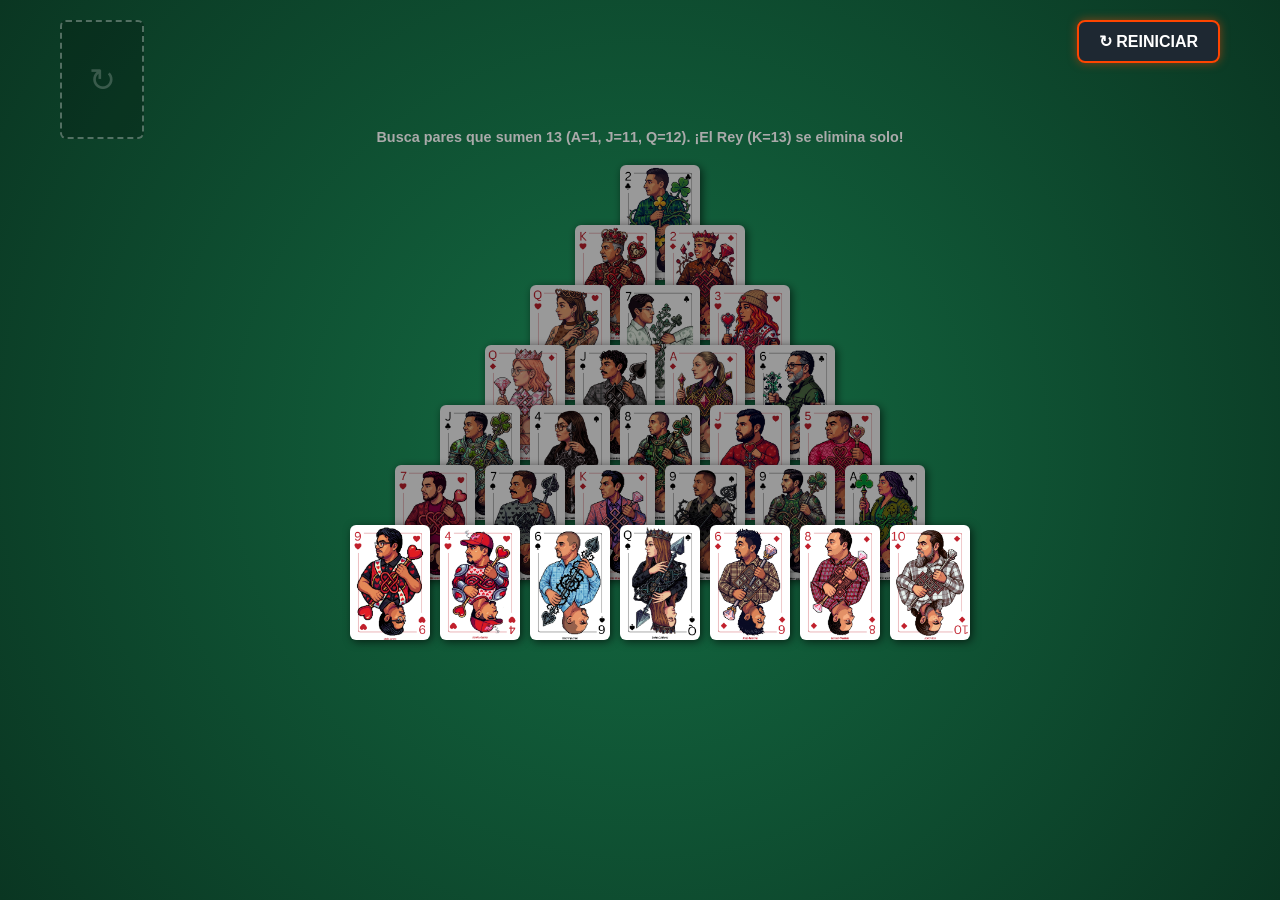
<file: piramide.htm>
<!DOCTYPE html>
<html lang="es">
<head>
<meta charset="UTF-8">
<meta name="viewport" content="width=device-width, initial-scale=1.0">
<title>Pirámide Shoreline</title>
<style>
  :root {
    --mesa-bg: #0f5132;
    --carta-w: 80px;
    --carta-h: 115px;
    --borde-radio: 6px;
    --neon-orange: #ff4500;
    --neon-green: #00ffcc;
    --neon-blue: #0088ff;
  }

  body {
    margin: 0;
    padding: 20px;
    background-color: var(--mesa-bg);
    background-image: radial-gradient(circle, #146c43 0%, #0a3622 100%);
    font-family: 'Inter', sans-serif;
    color: white;
    height: 100vh;
    box-sizing: border-box;
    display: flex;
    flex-direction: column;
    overflow: hidden;
  }

  .zona-superior {
    display: flex;
    justify-content: space-between;
    align-items: flex-start;
    padding: 0 40px;
    z-index: 10;
  }

  .deck-area { display: flex; gap: 15px; }

  .carta-slot {
    width: var(--carta-w);
    height: var(--carta-h);
    border: 2px dashed rgba(255, 255, 255, 0.3);
    border-radius: var(--borde-radio);
    background: rgba(0,0,0,0.2);
    display: flex;
    justify-content: center;
    align-items: center;
    color: rgba(255,255,255,0.2);
    font-size: 2rem;
    position: relative;
    cursor: pointer;
  }

  .zona-piramide {
    flex: 1;
    position: relative;
    margin-top: 20px;
    /* Ajuste para centrar la pirámide. El left de cada carta se calcula en JS */
  }

  .carta {
    width: var(--carta-w);
    height: var(--carta-h);
    background-color: white;
    border-radius: var(--borde-radio);
    box-shadow: 2px 2px 8px rgba(0,0,0,0.6);
    background-size: cover;
    background-position: center;
    position: absolute;
    transition: transform 0.2s ease, box-shadow 0.2s ease, filter 0.3s ease, opacity 0.4s ease;
    cursor: pointer;
  }

  /* Cartas bloqueadas se ven un poco oscuras */
  .carta.bloqueada { filter: brightness(0.6); cursor: not-allowed; }
  
  /* Carta seleccionada brilla en verde */
  .carta.seleccionada {
    transform: translateY(-10px);
    box-shadow: 0 0 20px var(--neon-green), 0 0 40px var(--neon-green);
    border: 2px solid var(--neon-green);
    z-index: 100;
  }

  /* Animación de error (sacudida roja) */
  .carta.error { animation: sacudir 0.4s; box-shadow: 0 0 20px red; border: 2px solid red; }

  @keyframes sacudir {
    0%, 100% { transform: translateX(0); }
    25% { transform: translateX(-5px); }
    75% { transform: translateX(5px); }
  }

  .carta.boca-abajo { background-image: repeating-linear-gradient(45deg, #b30000 0, #b30000 5px, #800000 5px, #800000 10px); }

  .controles { display: flex; justify-content: center; padding-bottom: 20px; z-index: 10; gap: 20px;}

  button {
    background: rgba(31, 40, 51, 0.95);
    color: #fff;
    border: 2px solid var(--neon-orange);
    padding: 10px 20px;
    font-size: 1rem;
    font-weight: 800;
    border-radius: 8px;
    cursor: pointer;
    box-shadow: 0 0 10px rgba(255,69,0,0.5);
    text-transform: uppercase;
    transition: all 0.2s ease;
  }

  button:hover { transform: scale(1.05); }

  #mensaje-estado {
    position: absolute;
    top: 50%; left: 50%;
    transform: translate(-50%, -50%) scale(0.8);
    font-size: 3.5rem;
    font-weight: 900;
    text-shadow: 0 5px 15px rgba(0,0,0,0.9);
    pointer-events: none;
    opacity: 0;
    transition: opacity 0.5s ease, transform 0.5s ease;
    z-index: 1000;
    text-align: center;
    background: rgba(0,0,0,0.7);
    padding: 20px 40px;
    border-radius: 20px;
    backdrop-filter: blur(5px);
    color: var(--neon-green);
  }

  .ayuda { color: #aaa; font-size: 0.9rem; margin-top: -10px; font-weight: bold; text-align: center; }

  .confeti {
    position: absolute;
    top: -20px;
    width: 10px;
    height: 20px;
    background-color: var(--neon-green);
    z-index: 500;
    animation: caer linear forwards;
  }
  @keyframes caer {
    0% { transform: translateY(0) rotate(0deg); opacity: 1; }
    100% { transform: translateY(110vh) rotate(720deg); opacity: 0; }
  }
</style>
</head>
<body>

<div class="zona-superior">
  <div class="deck-area">
    <div id="stock" class="carta-slot" onclick="robarCarta()">↻</div>
    <div id="waste-container" style="position: relative; width: 80px; height: 115px;"></div>
  </div>
  <div>
    <button onclick="iniciarJuego()">↻ Reiniciar</button>
  </div>
</div>

<div class="ayuda">
  Busca pares que sumen 13 (A=1, J=11, Q=12). ¡El Rey (K=13) se elimina solo!
</div>

<h1 id="mensaje-estado">¡Pirámide Limpia! 🎉</h1>

<div class="zona-piramide" id="piramide-container">
  </div>

<script>
const palos = ['Corazones', 'Diamantes', 'Treboles', 'Picas'];
const rangos = ['A', '2', '3', '4', '5', '6', '7', '8', '9', '10', 'J', 'Q', 'K'];
const valores = { 'A':1, '2':2, '3':3, '4':4, '5':5, '6':6, '7':7, '8':8, '9':9, '10':10, 'J':11, 'Q':12, 'K':13 };

let mazo = [];
let piramide = []; // Guardará objetos { id, fila, col, carta, eliminada }
let waste = [];
let cartaSeleccionada = null; // El elemento DOM de la primera carta tocada

function lanzarConfeti() {
  const colores = ['#00ffcc', '#ff4500', '#c300ff', '#ffff00', '#ffffff'];
  for (let i = 0; i < 80; i++) {
    let confeti = document.createElement('div');
    confeti.className = 'confeti';
    confeti.style.left = Math.random() * 100 + 'vw';
    confeti.style.backgroundColor = colores[Math.floor(Math.random() * colores.length)];
    confeti.style.animationDuration = (Math.random() * 2 + 2) + 's';
    confeti.style.animationDelay = (Math.random() * 0.5) + 's';
    document.body.appendChild(confeti);
    setTimeout(() => confeti.remove(), 4000);
  }
}

function crearMazo() {
  mazo = [];
  for (let palo of palos) {
    for (let rango of rangos) {
      mazo.push({ id: `${rango}_${palo}`, valor: valores[rango], img: `./Naipes/${rango}_${palo}.png` });
    }
  }
  // Barajar
  for (let i = mazo.length - 1; i > 0; i--) {
    const j = Math.floor(Math.random() * (i + 1));
    [mazo[i], mazo[j]] = [mazo[j], mazo[i]];
  }
}

function iniciarJuego() {
  crearMazo();
  piramide = [];
  waste = [];
  cartaSeleccionada = null;
  document.getElementById('mensaje-estado').style.opacity = 0;
  document.getElementById('mensaje-estado').style.transform = "translate(-50%, -50%) scale(0.8)";
  
  // Construir lógica de la pirámide (7 filas, 28 cartas)
  for (let f = 0; f < 7; f++) {
    for (let c = 0; c <= f; c++) {
      piramide.push({ fila: f, col: c, carta: mazo.pop(), eliminada: false });
    }
  }
  
  renderizarMesa();
}

function calcularPosicion(fila, col) {
  // Dimensiones
  const wCarta = 80; const hCarta = 115;
  const gapX = 10; const superposicionY = 60; // Cuánto se tapan hacia abajo
  
  // Asumimos un ancho de pantalla de ~900px para centrar
  const centroX = window.innerWidth / 2; 
  const anchoFila = (fila + 1) * wCarta + (fila * gapX);
  const inicioX = centroX - (anchoFila / 2);
  
  const posX = inicioX + (col * (wCarta + gapX));
  const posY = fila * superposicionY;
  
  return { x: posX, y: posY };
}

function estaBloqueada(fila, col) {
  if (fila === 6) return false; // La fila de hasta abajo nunca está bloqueada por otras abajo
  
  // Está bloqueada si existe y NO ha sido eliminada la carta justo debajo a la izq o a la der
  const izq = piramide.find(p => p.fila === fila + 1 && p.col === col);
  const der = piramide.find(p => p.fila === fila + 1 && p.col === col + 1);
  
  const bloqueadaPorIzq = izq ? !izq.eliminada : false;
  const bloqueadaPorDer = der ? !der.eliminada : false;
  
  return bloqueadaPorIzq || bloqueadaPorDer;
}

function renderizarMesa() {
  const container = document.getElementById('piramide-container');
  container.innerHTML = '';

  // Dibujar Pirámide
  piramide.forEach((item, index) => {
    if (item.eliminada) return;

    let pos = calcularPosicion(item.fila, item.col);
    let div = document.createElement('div');
    div.className = 'carta' + (estaBloqueada(item.fila, item.col) ? ' bloqueada' : '');
    div.style.left = `${pos.x}px`;
    div.style.top = `${pos.y}px`;
    div.style.backgroundImage = `url('${item.carta.img}')`;
    div.style.zIndex = item.fila; // Para que las de abajo tapen a las de arriba
    
    // Guardamos datos en el DOM para la lógica de clics
    div.dataset.indexPiramide = index;
    div.dataset.valor = item.carta.valor;
    div.dataset.origen = 'piramide';
    
    div.onclick = () => manejarClicCarta(div);
    container.appendChild(div);
  });

  // Dibujar Mazo/Waste
  const deckSlot = document.getElementById('stock');
  deckSlot.innerHTML = mazo.length > 0 ? '↻' : '❌'; // Si se acaba el mazo, marcar con cruz
  
  const wasteContainer = document.getElementById('waste-container');
  wasteContainer.innerHTML = '';
  if (waste.length > 0) {
    let topWaste = waste[waste.length - 1];
    let div = document.createElement('div');
    div.className = 'carta';
    div.style.backgroundImage = `url('${topWaste.img}')`;
    div.dataset.valor = topWaste.valor;
    div.dataset.origen = 'waste';
    div.onclick = () => manejarClicCarta(div);
    wasteContainer.appendChild(div);
  }
}

function robarCarta() {
  if (cartaSeleccionada) deseleccionarCarta(); // Si habías tocado una, suéltala
  
  if (mazo.length > 0) {
    waste.push(mazo.pop());
  } else if (waste.length > 0) {
    // Si se acaba, reciclamos el waste (Regla flexible: 3 pases permitidos usualmente, aquí infinito para relajar)
    mazo = waste.reverse();
    waste = [];
  }
  renderizarMesa();
}

function manejarClicCarta(cartaClicada) {
  const esPiramide = cartaClicada.dataset.origen === 'piramide';
  const idxPiramide = esPiramide ? parseInt(cartaClicada.dataset.indexPiramide) : null;
  
  // Rechazar clics en cartas bloqueadas de la pirámide
  if (esPiramide && estaBloqueada(piramide[idxPiramide].fila, piramide[idxPiramide].col)) {
    mostrarError(cartaClicada);
    return;
  }

  const valorClicado = parseInt(cartaClicada.dataset.valor);

  // REGLA DEL REY (13): Se elimina solo inmediatamente
  if (valorClicado === 13) {
    eliminarCartas(cartaClicada, null);
    return;
  }

  // SI NO HAY NADA SELECCIONADO: Seleccionamos esta
  if (!cartaSeleccionada) {
    cartaSeleccionada = cartaClicada;
    cartaSeleccionada.classList.add('seleccionada');
    return;
  }

  // SI HACEMOS CLIC EN LA MISMA: Deseleccionamos
  if (cartaSeleccionada === cartaClicada) {
    deseleccionarCarta();
    return;
  }

  // SI YA HAY OTRA SELECCIONADA: Comprobamos si suman 13
  const valorAnterior = parseInt(cartaSeleccionada.dataset.valor);
  if (valorAnterior + valorClicado === 13) {
    eliminarCartas(cartaSeleccionada, cartaClicada);
  } else {
    // Si fallan, mostramos error y soltamos la selección
    mostrarError(cartaClicada);
    mostrarError(cartaSeleccionada);
    deseleccionarCarta();
  }
}

function deseleccionarCarta() {
  if (cartaSeleccionada) {
    cartaSeleccionada.classList.remove('seleccionada');
    cartaSeleccionada = null;
  }
}

function mostrarError(elemento) {
  elemento.classList.add('error');
  setTimeout(() => elemento.classList.remove('error'), 400);
}

function eliminarCartas(c1, c2) {
  // Efecto visual de desvanecimiento
  if (c1) { c1.style.opacity = 0; c1.style.transform = 'scale(1.2)'; }
  if (c2) { c2.style.opacity = 0; c2.style.transform = 'scale(1.2)'; }
  cartaSeleccionada = null;

  setTimeout(() => {
    // Lógica interna: Marcar como eliminadas o sacarlas del array
    [c1, c2].forEach(cartaHTML => {
      if (!cartaHTML) return;
      if (cartaHTML.dataset.origen === 'piramide') {
        piramide[parseInt(cartaHTML.dataset.indexPiramide)].eliminada = true;
      } else if (cartaHTML.dataset.origen === 'waste') {
        waste.pop(); // Siempre es la última del array
      }
    });

    renderizarMesa();
    comprobarVictoria();
  }, 300); // Dar tiempo a la animación CSS antes de re-renderizar
}

function comprobarVictoria() {
  // El juego se gana si todas las cartas de la pirámide están marcadas como eliminadas
  const piramideLimpia = piramide.every(item => item.eliminada === true);
  
  if (piramideLimpia) {
    document.getElementById('mensaje-estado').style.opacity = 1;
    document.getElementById('mensaje-estado').style.transform = "translate(-50%, -50%) scale(1)";
    lanzarConfeti();
  }
}

// Para asegurar que la pirámide se centre correctamente si cambia el tamaño de la ventana
window.addEventListener('resize', renderizarMesa);

window.onload = iniciarJuego;
</script>
</body>
</html>
</file>
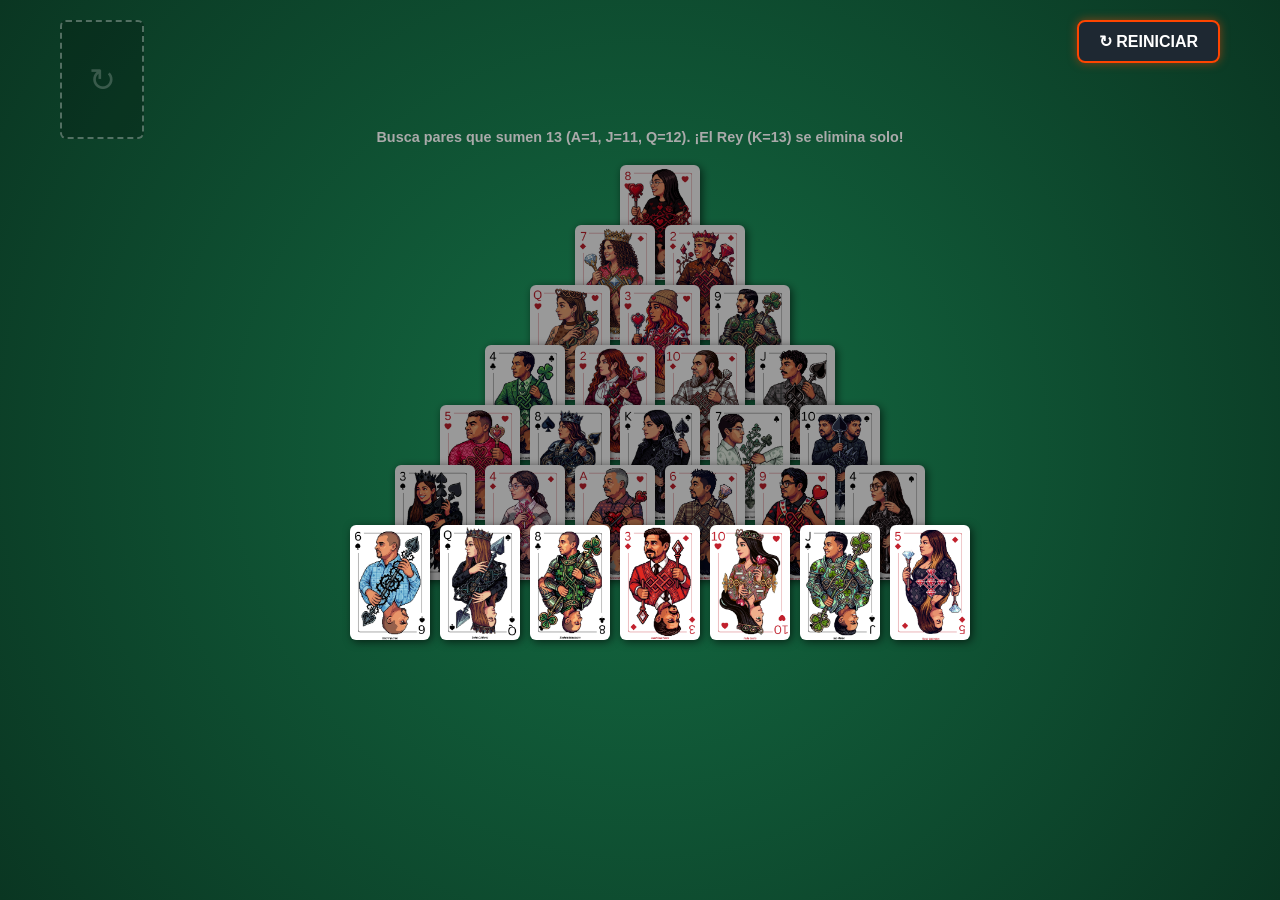
<file: piramide.html>
<!DOCTYPE html>
<html lang="es">
<head>
<meta charset="UTF-8">
<meta name="viewport" content="width=device-width, initial-scale=1.0">
<title>Pirámide Shoreline</title>
<style>
  :root {
    --mesa-bg: #0f5132;
    --carta-w: 80px;
    --carta-h: 115px;
    --borde-radio: 6px;
    --neon-orange: #ff4500;
    --neon-green: #00ffcc;
    --neon-blue: #0088ff;
  }

  body {
    margin: 0;
    padding: 20px;
    background-color: var(--mesa-bg);
    background-image: radial-gradient(circle, #146c43 0%, #0a3622 100%);
    font-family: 'Inter', sans-serif;
    color: white;
    height: 100vh;
    box-sizing: border-box;
    display: flex;
    flex-direction: column;
    overflow: hidden;
  }

  .zona-superior {
    display: flex;
    justify-content: space-between;
    align-items: flex-start;
    padding: 0 40px;
    z-index: 10;
  }

  .deck-area { display: flex; gap: 15px; }

  .carta-slot {
    width: var(--carta-w);
    height: var(--carta-h);
    border: 2px dashed rgba(255, 255, 255, 0.3);
    border-radius: var(--borde-radio);
    background: rgba(0,0,0,0.2);
    display: flex;
    justify-content: center;
    align-items: center;
    color: rgba(255,255,255,0.2);
    font-size: 2rem;
    position: relative;
    cursor: pointer;
  }

  .zona-piramide {
    flex: 1;
    position: relative;
    margin-top: 20px;
  }

  .carta {
    width: var(--carta-w);
    height: var(--carta-h);
    background-color: white;
    border-radius: var(--borde-radio);
    box-shadow: 2px 2px 8px rgba(0,0,0,0.6);
    background-size: cover;
    background-position: center;
    position: absolute;
    transition: transform 0.2s ease, box-shadow 0.2s ease, filter 0.3s ease, opacity 0.4s ease;
    cursor: pointer;
  }

  .carta.bloqueada { filter: brightness(0.6); cursor: not-allowed; }
  
  .carta.seleccionada {
    transform: translateY(-10px);
    box-shadow: 0 0 20px var(--neon-green), 0 0 40px var(--neon-green);
    border: 2px solid var(--neon-green);
    z-index: 100 !important;
  }

  .carta.error { animation: sacudir 0.4s; box-shadow: 0 0 20px red; border: 2px solid red; }

  @keyframes sacudir {
    0%, 100% { transform: translateX(0); }
    25% { transform: translateX(-5px); }
    75% { transform: translateX(5px); }
  }

  .carta.boca-abajo { background-image: repeating-linear-gradient(45deg, #b30000 0, #b30000 5px, #800000 5px, #800000 10px); }

  .controles { display: flex; justify-content: center; padding-bottom: 20px; z-index: 10; gap: 20px;}

  button {
    background: rgba(31, 40, 51, 0.95);
    color: #fff;
    border: 2px solid var(--neon-orange);
    padding: 10px 20px;
    font-size: 1rem;
    font-weight: 800;
    border-radius: 8px;
    cursor: pointer;
    box-shadow: 0 0 10px rgba(255,69,0,0.5);
    text-transform: uppercase;
    transition: all 0.2s ease;
  }

  button:hover { transform: scale(1.05); }

  #mensaje-estado {
    position: absolute;
    top: 50%; left: 50%;
    transform: translate(-50%, -50%) scale(0.8);
    font-size: 3.5rem;
    font-weight: 900;
    text-shadow: 0 5px 15px rgba(0,0,0,0.9);
    pointer-events: none;
    opacity: 0;
    transition: opacity 0.5s ease, transform 0.5s ease;
    z-index: 1000;
    text-align: center;
    background: rgba(0,0,0,0.7);
    padding: 20px 40px;
    border-radius: 20px;
    backdrop-filter: blur(5px);
    color: var(--neon-green);
  }

  .ayuda { color: #aaa; font-size: 0.9rem; margin-top: -10px; font-weight: bold; text-align: center; }

  .confeti {
    position: absolute;
    top: -20px;
    width: 10px;
    height: 20px;
    background-color: var(--neon-green);
    z-index: 500;
    animation: caer linear forwards;
  }
  @keyframes caer {
    0% { transform: translateY(0) rotate(0deg); opacity: 1; }
    100% { transform: translateY(110vh) rotate(720deg); opacity: 0; }
  }

  /* NUEVO: Animación de Monedas de Recompensa */
  @keyframes flotar-monedas {
    0% { transform: translateY(0) scale(1); opacity: 1; }
    100% { transform: translateY(-50px) scale(1.5); opacity: 0; }
  }

  .flotante-dinero {
    position: absolute;
    top: 65%; left: 50%;
    transform: translateX(-50%);
    font-size: 4rem;
    font-weight: 900;
    pointer-events: none;
    z-index: 2000;
    text-shadow: 0 0 20px rgba(0,0,0,0.8);
    animation: flotar-monedas 2s forwards;
  }
</style>
</head>
<body>

<div class="zona-superior">
  <div class="deck-area">
    <div id="stock" class="carta-slot" onclick="robarCarta()">↻</div>
    <div id="waste-container" style="position: relative; width: 80px; height: 115px;"></div>
  </div>
  <div>
    <button onclick="iniciarJuego()">↻ Reiniciar</button>
  </div>
</div>

<div class="ayuda">
  Busca pares que sumen 13 (A=1, J=11, Q=12). ¡El Rey (K=13) se elimina solo!
</div>

<h1 id="mensaje-estado">¡Pirámide Limpia! 🎉</h1>

<div class="zona-piramide" id="piramide-container">
</div>

<script>
const palos = ['Corazones', 'Diamantes', 'Treboles', 'Picas'];
const rangos = ['A', '2', '3', '4', '5', '6', '7', '8', '9', '10', 'J', 'Q', 'K'];
const valores = { 'A':1, '2':2, '3':3, '4':4, '5':5, '6':6, '7':7, '8':8, '9':9, '10':10, 'J':11, 'Q':12, 'K':13 };

let mazo = [];
let piramide = []; 
let waste = [];
let cartaSeleccionada = null; 

// --- ANIMACIONES ---
function lanzarConfeti() {
  const colores = ['#00ffcc', '#ff4500', '#c300ff', '#ffff00', '#ffffff'];
  for (let i = 0; i < 80; i++) {
    let confeti = document.createElement('div');
    confeti.className = 'confeti';
    confeti.style.left = Math.random() * 100 + 'vw';
    confeti.style.backgroundColor = colores[Math.floor(Math.random() * colores.length)];
    confeti.style.animationDuration = (Math.random() * 2 + 2) + 's';
    confeti.style.animationDelay = (Math.random() * 0.5) + 's';
    document.body.appendChild(confeti);
    setTimeout(() => confeti.remove(), 4000);
  }
}

function lanzarAnimacionDinero(texto, color) {
  let div = document.createElement('div');
  div.className = 'flotante-dinero';
  div.innerText = texto;
  div.style.color = color;
  document.body.appendChild(div);
  setTimeout(() => div.remove(), 2000);
}

function crearMazo() {
  mazo = [];
  for (let palo of palos) {
    for (let rango of rangos) {
      mazo.push({ id: `${rango}_${palo}`, valor: valores[rango], img: `./Naipes/${rango}_${palo}.png` });
    }
  }
  for (let i = mazo.length - 1; i > 0; i--) {
    const j = Math.floor(Math.random() * (i + 1));
    [mazo[i], mazo[j]] = [mazo[j], mazo[i]];
  }
}

function iniciarJuego() {
  crearMazo();
  piramide = [];
  waste = [];
  cartaSeleccionada = null;
  document.getElementById('mensaje-estado').style.opacity = 0;
  document.getElementById('mensaje-estado').style.transform = "translate(-50%, -50%) scale(0.8)";
  
  for (let f = 0; f < 7; f++) {
    for (let c = 0; c <= f; c++) {
      piramide.push({ fila: f, col: c, carta: mazo.pop(), eliminada: false });
    }
  }
  
  renderizarMesa();
}

function calcularPosicion(fila, col) {
  const wCarta = 80; const hCarta = 115;
  const gapX = 10; const superposicionY = 60; 
  
  const centroX = window.innerWidth / 2; 
  const anchoFila = (fila + 1) * wCarta + (fila * gapX);
  const inicioX = centroX - (anchoFila / 2);
  
  const posX = inicioX + (col * (wCarta + gapX));
  const posY = fila * superposicionY;
  
  return { x: posX, y: posY };
}

function estaBloqueada(fila, col) {
  if (fila === 6) return false; 
  
  const izq = piramide.find(p => p.fila === fila + 1 && p.col === col);
  const der = piramide.find(p => p.fila === fila + 1 && p.col === col + 1);
  
  const bloqueadaPorIzq = izq ? !izq.eliminada : false;
  const bloqueadaPorDer = der ? !der.eliminada : false;
  
  return bloqueadaPorIzq || bloqueadaPorDer;
}

function renderizarMesa() {
  const container = document.getElementById('piramide-container');
  container.innerHTML = '';

  // Dibujar Pirámide
  piramide.forEach((item, index) => {
    if (item.eliminada) return;

    let pos = calcularPosicion(item.fila, item.col);
    let div = document.createElement('div');
    div.className = 'carta' + (estaBloqueada(item.fila, item.col) ? ' bloqueada' : '');
    div.style.left = `${pos.x}px`;
    div.style.top = `${pos.y}px`;
    div.style.backgroundImage = `url('${item.carta.img}')`;
    div.style.zIndex = item.fila; 
    
    div.dataset.indexPiramide = index;
    div.dataset.valor = item.carta.valor;
    div.dataset.origen = 'piramide';
    
    // Si esta carta era la seleccionada antes de re-renderizar, mantener el brillo
    if (cartaSeleccionada && cartaSeleccionada.dataset.origen === 'piramide' && parseInt(cartaSeleccionada.dataset.indexPiramide) === index) {
        div.classList.add('seleccionada');
        cartaSeleccionada = div; // Actualizar referencia al nuevo DOM
    }

    div.onclick = () => manejarClicCarta(div);
    container.appendChild(div);
  });

  // Dibujar Mazo
  const deckSlot = document.getElementById('stock');
  deckSlot.innerHTML = mazo.length > 0 ? '↻' : '❌';
  
  // Dibujar Waste
  const wasteContainer = document.getElementById('waste-container');
  wasteContainer.innerHTML = '';
  if (waste.length > 0) {
    let topWaste = waste[waste.length - 1];
    let div = document.createElement('div');
    div.className = 'carta';
    div.style.backgroundImage = `url('${topWaste.img}')`;
    div.dataset.valor = topWaste.valor;
    div.dataset.origen = 'waste';
    
    // Si esta carta era la seleccionada, mantener el brillo
    if (cartaSeleccionada && cartaSeleccionada.dataset.origen === 'waste') {
        div.classList.add('seleccionada');
        cartaSeleccionada = div;
    }

    div.onclick = () => manejarClicCarta(div);
    wasteContainer.appendChild(div);
  }
}

function robarCarta() {
  if (cartaSeleccionada) deseleccionarCarta();
  
  if (mazo.length > 0) {
    waste.push(mazo.pop());
  } else if (waste.length > 0) {
    mazo = waste.reverse();
    waste = [];
  }
  renderizarMesa();
}

function manejarClicCarta(cartaClicada) {
  const esPiramide = cartaClicada.dataset.origen === 'piramide';
  const idxPiramide = esPiramide ? parseInt(cartaClicada.dataset.indexPiramide) : null;
  
  if (esPiramide && estaBloqueada(piramide[idxPiramide].fila, piramide[idxPiramide].col)) {
    mostrarError(cartaClicada);
    return;
  }

  const valorClicado = parseInt(cartaClicada.dataset.valor);

  if (valorClicado === 13) {
    eliminarCartas(cartaClicada, null);
    return;
  }

  if (!cartaSeleccionada) {
    cartaSeleccionada = cartaClicada;
    cartaSeleccionada.classList.add('seleccionada');
    return;
  }

  if (cartaSeleccionada === cartaClicada) {
    deseleccionarCarta();
    return;
  }

  const valorAnterior = parseInt(cartaSeleccionada.dataset.valor);
  if (valorAnterior + valorClicado === 13) {
    eliminarCartas(cartaSeleccionada, cartaClicada);
  } else {
    mostrarError(cartaClicada);
    mostrarError(cartaSeleccionada);
    deseleccionarCarta();
  }
}

function deseleccionarCarta() {
  if (cartaSeleccionada) {
    cartaSeleccionada.classList.remove('seleccionada');
    cartaSeleccionada = null;
  }
}

function mostrarError(elemento) {
  elemento.classList.add('error');
  setTimeout(() => elemento.classList.remove('error'), 400);
}

function eliminarCartas(c1, c2) {
  if (c1) { c1.style.opacity = 0; c1.style.transform = 'scale(1.2)'; }
  if (c2) { c2.style.opacity = 0; c2.style.transform = 'scale(1.2)'; }
  
  // Extraemos la información ANTES de limpiar cartaSeleccionada
  let datosC1 = c1 ? { origen: c1.dataset.origen, idx: parseInt(c1.dataset.indexPiramide) } : null;
  let datosC2 = c2 ? { origen: c2.dataset.origen, idx: parseInt(c2.dataset.indexPiramide) } : null;
  
  cartaSeleccionada = null;

  setTimeout(() => {
    [datosC1, datosC2].forEach(datos => {
      if (!datos) return;
      if (datos.origen === 'piramide') {
        piramide[datos.idx].eliminada = true;
      } else if (datos.origen === 'waste') {
        waste.pop();
      }
    });

    renderizarMesa();
    comprobarVictoria();
  }, 300);
}

function comprobarVictoria() {
  const piramideLimpia = piramide.every(item => item.eliminada === true);
  
  if (piramideLimpia) {
    document.getElementById('mensaje-estado').style.opacity = 1;
    document.getElementById('mensaje-estado').style.transform = "translate(-50%, -50%) scale(1)";
    
    // --- ECONOMÍA: Recompensa Jackpot ---
    if (window.parent && window.parent.agregarMonedas) {
        window.parent.agregarMonedas(100); 
        setTimeout(() => {
            lanzarAnimacionDinero("+100 🪙", "#ffd700"); 
        }, 500);
    }
    
    lanzarConfeti();
  }
}

window.addEventListener('resize', renderizarMesa);
window.onload = iniciarJuego;
</script>
</body>
</html>
</file>
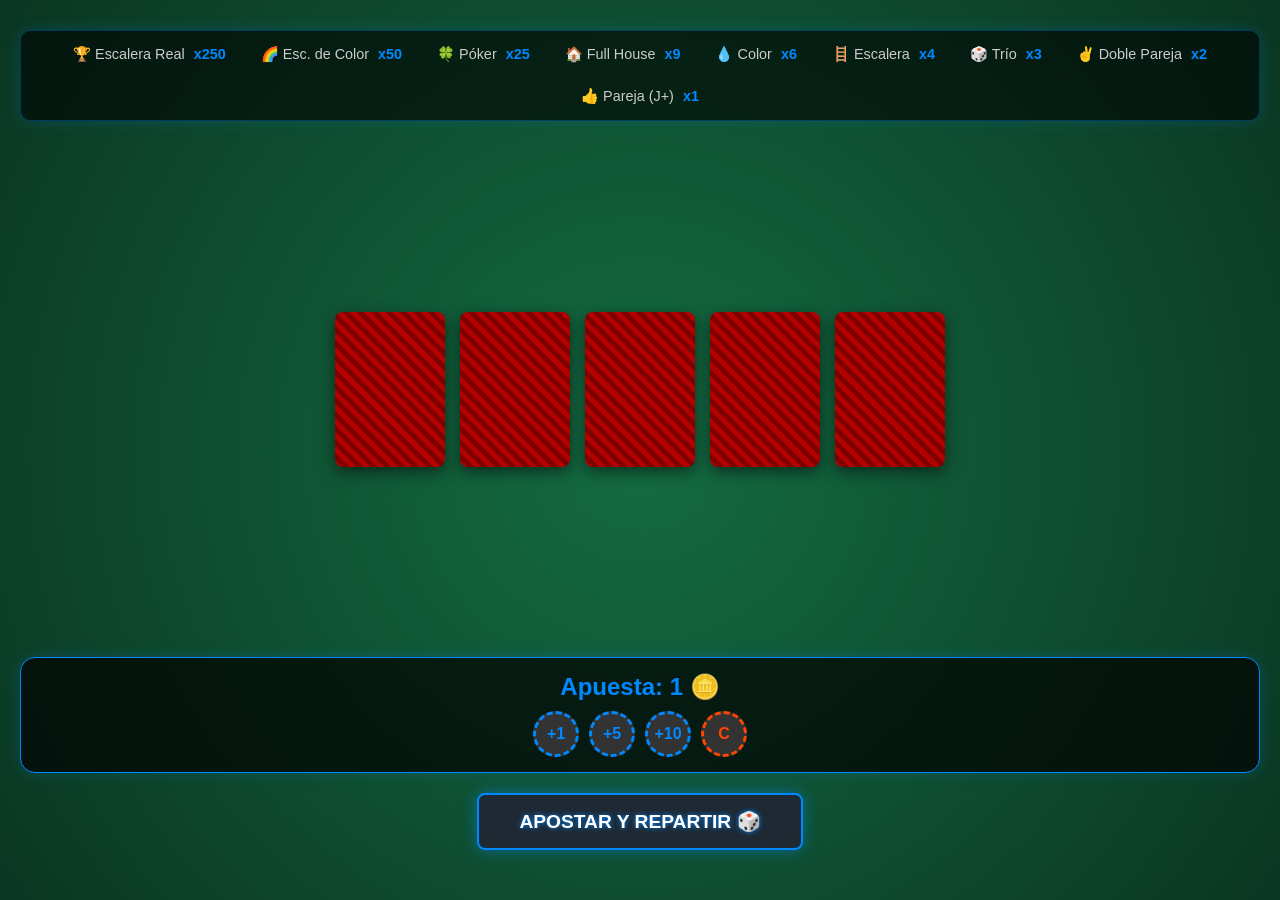
<file: poker.html>
<!DOCTYPE html>
<html lang="es">
<head>
<meta charset="UTF-8">
<meta name="viewport" content="width=device-width, initial-scale=1.0">
<title>Video Póker Shoreline</title>
<style>
  :root {
    --mesa-bg: #0f5132;
    --carta-w: 110px;
    --carta-h: 155px;
    --borde-radio: 8px;
    --neon-blue: #0088ff;
    --neon-green: #00ffcc;
    --neon-orange: #ff4500;
  }

  body {
    margin: 0;
    padding: 20px;
    background-color: var(--mesa-bg);
    background-image: radial-gradient(circle, #146c43 0%, #0a3622 100%);
    font-family: 'Inter', sans-serif;
    color: white;
    height: 100vh;
    box-sizing: border-box;
    display: flex;
    flex-direction: column;
    justify-content: space-between;
    overflow: hidden;
  }

  .cabecera {
    text-align: center;
    margin-top: 10px;
  }

  .tabla-pagos {
    background: rgba(0,0,0,0.6);
    padding: 10px 20px;
    border-radius: 10px;
    display: inline-flex;
    flex-wrap: wrap;
    justify-content: center;
    gap: 15px;
    font-size: 0.9rem;
    color: #ccc;
    border: 1px solid rgba(0, 136, 255, 0.3);
    box-shadow: 0 0 15px rgba(0, 136, 255, 0.2);
  }

  .premio { padding: 5px 10px; border-radius: 5px; transition: all 0.3s ease; }
  .premio.ganador { background: rgba(0, 255, 204, 0.2); color: var(--neon-green); box-shadow: 0 0 10px var(--neon-green); font-weight: bold; transform: scale(1.1); }
  .multiplicador { color: var(--neon-blue); font-weight: 900; margin-left: 5px; }

  .zona-juego {
    flex: 1;
    display: flex;
    flex-direction: column;
    align-items: center;
    justify-content: center;
    position: relative;
  }

  .mano-container {
    display: flex;
    gap: 15px;
    height: 200px;
    align-items: center;
  }

  .carta-wrapper {
    position: relative;
    display: flex;
    flex-direction: column;
    align-items: center;
    cursor: pointer;
    perspective: 1000px;
  }

  @keyframes caer {
    0% { transform: translateY(-100px) rotateY(180deg); opacity: 0; }
    100% { transform: translateY(0) rotateY(0deg); opacity: 1; }
  }

  @keyframes voltear {
    0% { transform: rotateY(0deg); }
    50% { transform: rotateY(90deg); filter: brightness(0.5); }
    100% { transform: rotateY(0deg); filter: brightness(1); }
  }

  .carta {
    width: var(--carta-w);
    height: var(--carta-h);
    background-color: white;
    border-radius: var(--borde-radio);
    box-shadow: 0 5px 15px rgba(0,0,0,0.5);
    background-size: cover;
    background-position: center;
    transition: transform 0.2s ease, box-shadow 0.2s ease;
  }

  .carta.animar-caida { animation: caer 0.4s cubic-bezier(0.175, 0.885, 0.32, 1.275) forwards; opacity: 0; }
  .carta.animar-volteo { animation: voltear 0.4s ease-in-out forwards; }

  .carta.boca-abajo {
    background-image: repeating-linear-gradient(45deg, #b30000 0, #b30000 5px, #800000 5px, #800000 10px);
    cursor: default;
  }

  .carta-wrapper.retenida .carta {
    transform: translateY(-15px);
    box-shadow: 0 15px 25px rgba(0,255,204,0.4);
    border: 2px solid var(--neon-green);
  }

  .etiqueta-hold {
    position: absolute;
    bottom: -25px;
    background: var(--neon-green);
    color: black;
    font-weight: 900;
    padding: 2px 10px;
    border-radius: 5px;
    font-size: 0.8rem;
    opacity: 0;
    transition: opacity 0.2s ease;
    text-transform: uppercase;
  }

  .carta-wrapper.retenida .etiqueta-hold { opacity: 1; }

  /* --- ZONA DE APUESTAS --- */
  .zona-apuesta {
    background: rgba(0,0,0,0.7);
    padding: 15px;
    border-radius: 15px;
    display: flex;
    flex-direction: column;
    align-items: center;
    gap: 10px;
    border: 1px solid var(--neon-blue);
    box-shadow: 0 0 15px rgba(0, 136, 255, 0.2);
    margin-bottom: 20px;
    z-index: 10;
  }
  
  .chips-container { display: flex; gap: 10px; }
  
  .chip {
    width: 40px; height: 40px; border-radius: 50%;
    background: #333; border: 3px dashed var(--neon-blue);
    color: var(--neon-blue); font-weight: bold;
    display: flex; justify-content: center; align-items: center;
    cursor: pointer; transition: all 0.2s;
  }
  .chip:hover { transform: scale(1.1); background: var(--neon-blue); color: #000; }
  .apuesta-display { font-size: 1.5rem; color: var(--neon-blue); font-weight: 900; }

  .controles {
    display: flex;
    justify-content: center;
    gap: 20px;
    padding-bottom: 30px;
    z-index: 10;
  }

  button {
    background: rgba(31, 40, 51, 0.95);
    color: #fff;
    border: 2px solid var(--neon-blue);
    padding: 15px 40px;
    font-size: 1.2rem;
    font-weight: 900;
    border-radius: 8px;
    cursor: pointer;
    box-shadow: 0 0 15px rgba(0, 136, 255, 0.5);
    text-transform: uppercase;
    transition: all 0.2s ease;
    text-shadow: 0 0 5px var(--neon-blue);
  }

  button:hover:not(:disabled) { transform: scale(1.05); }
  button:disabled { opacity: 0.5; cursor: not-allowed; border-color: #555; box-shadow: none; text-shadow: none; }

  @keyframes pulso-btn {
    0% { box-shadow: 0 0 15px rgba(0, 136, 255, 0.5); transform: scale(1); }
    50% { box-shadow: 0 0 25px rgba(0, 136, 255, 0.8); transform: scale(1.05); }
    100% { box-shadow: 0 0 15px rgba(0, 136, 255, 0.5); transform: scale(1); }
  }
  .btn-animado { animation: pulso-btn 1.5s infinite; }

  #mensaje-estado {
    position: absolute;
    top: 50%; left: 50%;
    transform: translate(-50%, -50%);
    font-size: 3.5rem;
    font-weight: 900;
    text-shadow: 0 5px 15px rgba(0,0,0,0.9);
    pointer-events: none;
    opacity: 0;
    transition: opacity 0.3s ease, transform 0.3s ease;
    z-index: 100;
    text-align: center;
    background: rgba(0,0,0,0.6);
    padding: 20px 40px;
    border-radius: 20px;
    backdrop-filter: blur(5px);
  }

  /* Animación Dinero Flotante */
  @keyframes flotar-monedas {
    0% { transform: translate(-50%, 0) scale(1); opacity: 1; }
    100% { transform: translate(-50%, -80px) scale(1.5); opacity: 0; }
  }
  .flotante-dinero {
    position: absolute; top: 40%; left: 50%; transform: translateX(-50%);
    font-size: 4rem; font-weight: 900; pointer-events: none; z-index: 200;
    text-shadow: 0 0 20px rgba(0,0,0,0.8); animation: flotar-monedas 2.5s forwards;
  }

  .confeti {
    position: absolute; top: -20px; width: 10px; height: 20px;
    background-color: var(--neon-green); z-index: 50; animation: caer-confeti linear forwards;
  }
  @keyframes caer-confeti {
    0% { transform: translateY(0) rotate(0deg); opacity: 1; }
    100% { transform: translateY(110vh) rotate(720deg); opacity: 0; }
  }
</style>
</head>
<body>

<div class="cabecera">
  <div class="tabla-pagos">
    <span class="premio" id="premio-royal">🏆 Escalera Real <span class="multiplicador">x250</span></span>
    <span class="premio" id="premio-strflush">🌈 Esc. de Color <span class="multiplicador">x50</span></span>
    <span class="premio" id="premio-poker">🍀 Póker <span class="multiplicador">x25</span></span>
    <span class="premio" id="premio-full">🏠 Full House <span class="multiplicador">x9</span></span>
    <span class="premio" id="premio-flush">💧 Color <span class="multiplicador">x6</span></span>
    <span class="premio" id="premio-straight">🪜 Escalera <span class="multiplicador">x4</span></span>
    <span class="premio" id="premio-trio">🎲 Trío <span class="multiplicador">x3</span></span>
    <span class="premio" id="premio-twopair">✌️ Doble Pareja <span class="multiplicador">x2</span></span>
    <span class="premio" id="premio-pair">👍 Pareja (J+) <span class="multiplicador">x1</span></span>
  </div>
</div>

<h1 id="mensaje-estado"></h1>

<div class="zona-juego">
  <div class="mano-container" id="cartas-jugador"></div>
</div>

<div class="zona-apuesta" id="panel-apuesta">
  <div class="apuesta-display">Apuesta: <span id="valor-apuesta">1</span> 🪙</div>
  <div class="chips-container">
    <div class="chip" onclick="ajustarApuesta(1)">+1</div>
    <div class="chip" onclick="ajustarApuesta(5)">+5</div>
    <div class="chip" onclick="ajustarApuesta(10)">+10</div>
    <div class="chip" style="border-color: #ff4500; color: #ff4500;" onclick="resetApuesta()">C</div>
  </div>
</div>

<div class="controles">
  <button id="btn-accion" class="btn-animado" onclick="manejarAccion()">Apostar y Repartir 🎲</button>
</div>

<script>
const palos = ['Corazones', 'Diamantes', 'Treboles', 'Picas'];
const rangos = ['A', '2', '3', '4', '5', '6', '7', '8', '9', '10', 'J', 'Q', 'K'];
const valores = { '2':2, '3':3, '4':4, '5':5, '6':6, '7':7, '8':8, '9':9, '10':10, 'J':11, 'Q':12, 'K':13, 'A':14 };

// Tabla de Multiplicadores Clásica (Paga x Veces la apuesta)
const MULTIPLICADORES = {
  'premio-royal': 250,
  'premio-strflush': 50,
  'premio-poker': 25,
  'premio-full': 9,
  'premio-flush': 6,
  'premio-straight': 4,
  'premio-trio': 3,
  'premio-twopair': 2,
  'premio-pair': 1
};

let mazo = [];
let mano = [null, null, null, null, null];
let retenidas = [false, false, false, false, false];
let fase = "INICIO"; // INICIO -> REPARTO1 -> REPARTO2
let apuestaActual = 1;

// === LÓGICA DE APUESTAS ===
function ajustarApuesta(cantidad) {
  apuestaActual += cantidad;
  document.getElementById('valor-apuesta').innerText = apuestaActual;
}

function resetApuesta() {
  apuestaActual = 1;
  document.getElementById('valor-apuesta').innerText = apuestaActual;
}

function lanzarAnimacionDinero(texto, color) {
  let div = document.createElement('div');
  div.className = 'flotante-dinero';
  div.innerText = texto;
  div.style.color = color;
  document.body.appendChild(div);
  setTimeout(() => div.remove(), 2500);
}

function lanzarConfeti() {
  const colores = ['#00ffcc', '#ff4500', '#c300ff', '#ffff00', '#ffffff'];
  for (let i = 0; i < 80; i++) {
    let confeti = document.createElement('div');
    confeti.className = 'confeti';
    confeti.style.left = Math.random() * 100 + 'vw';
    confeti.style.backgroundColor = colores[Math.floor(Math.random() * colores.length)];
    confeti.style.animationDuration = (Math.random() * 2 + 2) + 's';
    confeti.style.animationDelay = (Math.random() * 0.5) + 's';
    document.body.appendChild(confeti);
    setTimeout(() => confeti.remove(), 4000);
  }
}

function crearMazo() {
  mazo = [];
  for (let palo of palos) {
    for (let rango of rangos) {
      mazo.push({ id: `${rango}_${palo}`, img: `./Naipes/${rango}_${palo}.png`, valor: valores[rango], palo: palo });
    }
  }
  for (let i = mazo.length - 1; i > 0; i--) {
    const j = Math.floor(Math.random() * (i + 1));
    [mazo[i], mazo[j]] = [mazo[j], mazo[i]];
  }
}

function resetearTablaPagos() {
  document.querySelectorAll('.premio').forEach(el => el.classList.remove('ganador'));
}

function renderizarMesa(modo = 'inicio') {
  const contenedor = document.getElementById('cartas-jugador');
  contenedor.innerHTML = '';

  for (let i = 0; i < 5; i++) {
    let wrapper = document.createElement('div');
    wrapper.className = 'carta-wrapper' + (retenidas[i] ? ' retenida' : '');
    
    let cartaDiv = document.createElement('div');
    
    if (modo === 'inicio') {
        cartaDiv.className = 'carta boca-abajo';
    } else {
        cartaDiv.className = 'carta';
        cartaDiv.style.backgroundImage = `url('${mano[i].img}')`;
        cartaDiv.onclick = () => alternarRetener(i);
        
        if (modo === 'caer') {
            cartaDiv.classList.add('animar-caida');
            cartaDiv.style.animationDelay = `${i * 0.1}s`;
        } else if (modo === 'voltear' && !retenidas[i]) {
            cartaDiv.classList.add('animar-volteo');
        }
    }

    let etiqueta = document.createElement('div');
    etiqueta.className = 'etiqueta-hold';
    etiqueta.innerText = 'Hold';

    wrapper.appendChild(cartaDiv);
    wrapper.appendChild(etiqueta);
    contenedor.appendChild(wrapper);
  }
}

function alternarRetener(index) {
  if (fase !== "REPARTO1") return;
  retenidas[index] = !retenidas[index];
  
  const wrappers = document.querySelectorAll('.carta-wrapper');
  if(retenidas[index]) wrappers[index].classList.add('retenida');
  else wrappers[index].classList.remove('retenida');
}

function mostrarMensaje(texto, color, mostrar) {
  const msg = document.getElementById('mensaje-estado');
  msg.innerText = texto;
  msg.style.color = color;
  msg.style.opacity = mostrar ? 1 : 0;
  msg.style.transform = mostrar ? "translate(-50%, -50%) scale(1)" : "translate(-50%, -50%) scale(0.8)";
}

function manejarAccion() {
  const btn = document.getElementById('btn-accion');

  if (fase === "INICIO" || fase === "REPARTO2") {
    // 1. Cobrar la apuesta conectando al Dashboard
    if (window.parent && window.parent.restarMonedas) {
        if (!window.parent.restarMonedas(apuestaActual)) {
            alert("¡Fondos insuficientes! Consigue códigos de recompensa para obtener más monedas.");
            return;
        }
    }

    // Ocultar panel de apuestas mientras se juega
    document.getElementById('panel-apuesta').style.display = 'none';

    crearMazo();
    retenidas = [false, false, false, false, false];
    mostrarMensaje("", "", false);
    resetearTablaPagos();
    btn.classList.remove('btn-animado');
    btn.disabled = true; 
    
    for (let i = 0; i < 5; i++) mano[i] = mazo.pop();
    
    fase = "REPARTO1";
    renderizarMesa('caer');
    
    setTimeout(() => {
        btn.innerText = "Cambiar Cartas 🔄";
        btn.style.borderColor = "#ff4500";
        btn.style.textShadow = "0 0 5px #ff4500";
        btn.style.boxShadow = "0 0 15px rgba(255, 69, 0, 0.5)";
        btn.disabled = false;
    }, 800); 

  } else if (fase === "REPARTO1") {
    btn.disabled = true; 
    
    let cambiadasAlguna = false;
    for (let i = 0; i < 5; i++) {
      if (!retenidas[i]) {
        mano[i] = mazo.pop();
        cambiadasAlguna = true;
      }
    }
    
    fase = "REPARTO2";
    renderizarMesa(cambiadasAlguna ? 'voltear' : 'estatico'); 
    
    setTimeout(() => {
        btn.innerText = "Nueva Mano 🎲";
        btn.style.borderColor = "#0088ff";
        btn.style.textShadow = "0 0 5px #0088ff";
        btn.style.boxShadow = "0 0 15px rgba(0, 136, 255, 0.5)";
        btn.classList.add('btn-animado');
        btn.disabled = false;
        retenidas = [false, false, false, false, false]; 
        evaluarMano();
    }, 500); 
  }
}

function evaluarMano() {
  let valores = mano.map(c => c.valor).sort((a, b) => a - b);
  let palos = mano.map(c => c.palo);

  let esColor = palos.every(p => p === palos[0]);
  let esEscalera = valores.every((v, i) => i === 0 || v === valores[i-1] + 1);
  if (!esEscalera && valores.join(',') === '2,3,4,5,14') esEscalera = true;

  let conteos = {};
  valores.forEach(v => conteos[v] = (conteos[v] || 0) + 1);
  let frecuencias = Object.values(conteos).sort((a, b) => b - a);

  let resultado = { msj: "Mala Suerte 💨", win: false, idPremio: null };

  if (esColor && esEscalera && valores[4] === 14 && valores[0] === 10) resultado = { msj: "¡ESCALERA REAL! 👑✨", win: true, idPremio: 'premio-royal' };
  else if (esColor && esEscalera) resultado = { msj: "¡ESCALERA DE COLOR! 🌈", win: true, idPremio: 'premio-strflush' };
  else if (frecuencias[0] === 4) resultado = { msj: "¡PÓKER! 🍀", win: true, idPremio: 'premio-poker' };
  else if (frecuencias[0] === 3 && frecuencias[1] === 2) resultado = { msj: "¡FULL HOUSE! 🏠", win: true, idPremio: 'premio-full' };
  else if (esColor) resultado = { msj: "¡COLOR! 💧", win: true, idPremio: 'premio-flush' };
  else if (esEscalera) resultado = { msj: "¡ESCALERA! 🪜", win: true, idPremio: 'premio-straight' };
  else if (frecuencias[0] === 3) resultado = { msj: "¡TRÍO! 🎲", win: true, idPremio: 'premio-trio' };
  else if (frecuencias[0] === 2 && frecuencias[1] === 2) resultado = { msj: "¡DOBLE PAREJA! ✌️", win: true, idPremio: 'premio-twopair' };
  else if (frecuencias[0] === 2) {
    let pares = Object.keys(conteos).filter(k => conteos[k] === 2);
    if (pares.some(p => parseInt(p) >= 11)) {
      resultado = { msj: "¡PAREJA ALTA! 👍", win: true, idPremio: 'premio-pair' };
    } else {
      resultado = { msj: "Pareja Baja 😞", win: false, idPremio: null };
    }
  }

  mostrarMensaje(resultado.msj, resultado.win ? "#00ffcc" : "#ff4500", true);
  
  // LÓGICA ECONÓMICA DE PAGO
  if (resultado.win) {
      lanzarConfeti();
      if(resultado.idPremio) document.getElementById(resultado.idPremio).classList.add('ganador');
      
      let multiplicador = MULTIPLICADORES[resultado.idPremio] || 1;
      let premio = apuestaActual * multiplicador; // El pago total
      
      if (window.parent && window.parent.agregarMonedas) {
          window.parent.agregarMonedas(premio);
          lanzarAnimacionDinero(`+${premio} 🪙`, "var(--neon-green)");
      }
  } else {
      lanzarAnimacionDinero(`-${apuestaActual} 🪙`, "var(--neon-orange)");
  }

  // Volver a mostrar el panel de apuestas tras una pausa
  setTimeout(() => {
      document.getElementById('panel-apuesta').style.display = 'flex';
      document.getElementById('btn-accion').innerText = "Apostar y Repartir 🎲";
  }, 2500);
}

window.onload = () => {
  renderizarMesa('inicio');
};
</script>
</body>
</html>
</file>
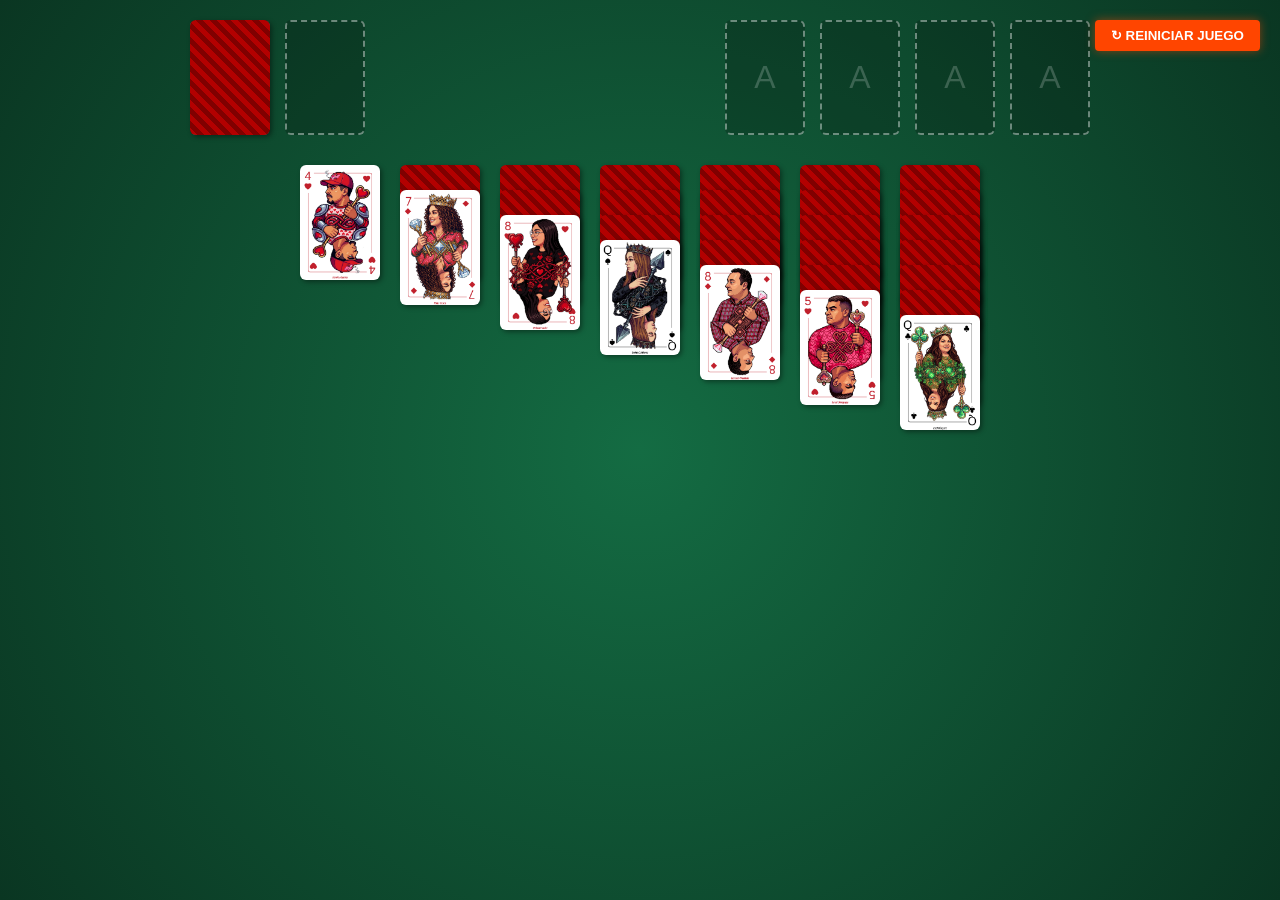
<file: solitario.html>
<!DOCTYPE html>
<html lang="es">
<head>
<meta charset="UTF-8">
<meta name="viewport" content="width=device-width, initial-scale=1.0">
<title>Solitario Personalizado</title>
<style>
  :root {
    --mesa-bg: #0f5132;
    --carta-w: 80px;
    --carta-h: 115px;
    --borde-radio: 6px;
    --neon-green: #00ffcc;
  }

  body {
    margin: 0;
    padding: 20px;
    background-color: var(--mesa-bg);
    background-image: radial-gradient(circle, #146c43 0%, #0a3622 100%);
    font-family: 'Inter', sans-serif;
    color: white;
    height: 100vh;
    box-sizing: border-box;
    overflow: hidden;
  }

  .top-board {
    display: flex;
    justify-content: space-between;
    margin-bottom: 30px;
    max-width: 900px;
    margin-left: auto;
    margin-right: auto;
  }

  .deck-area, .foundation-area { display: flex; gap: 15px; }

  .bottom-board {
    display: flex;
    justify-content: center;
    gap: 20px;
    max-width: 900px;
    margin: 0 auto;
  }

  .columna {
    width: var(--carta-w);
    min-height: var(--carta-h);
    position: relative;
    border-radius: var(--borde-radio);
    padding-bottom: 150px;
  }

  .carta-slot {
    width: var(--carta-w);
    height: var(--carta-h);
    border: 2px dashed rgba(255, 255, 255, 0.4);
    background: rgba(0,0,0,0.2);
    border-radius: var(--borde-radio);
    box-sizing: border-box;
    position: relative;
    display: flex;
    justify-content: center;
    align-items: center;
    color: rgba(255,255,255,0.2);
    font-size: 2rem;
  }

  .carta {
    width: var(--carta-w);
    height: var(--carta-h);
    background-color: white;
    border-radius: var(--borde-radio);
    box-shadow: 2px 2px 5px rgba(0,0,0,0.4);
    background-size: cover;
    background-position: center;
    cursor: grab;
    position: absolute;
    transition: transform 0.1s ease, box-shadow 0.1s ease;
  }

  .carta:not(.boca-abajo):hover {
    box-shadow: 0 0 10px var(--neon-green);
    z-index: 100;
  }

  .carta:active { cursor: grabbing; }

  .carta.boca-abajo {
    background-image: repeating-linear-gradient(45deg, #b30000 0, #b30000 5px, #800000 5px, #800000 10px);
    cursor: pointer;
  }

  .carta.boca-abajo:hover {
     box-shadow: 2px 2px 5px rgba(0,0,0,0.4);
  }

  .btn-reiniciar {
    position: absolute;
    top: 20px; right: 20px;
    background: #ff4500;
    color: white;
    border: none;
    padding: 8px 16px;
    border-radius: 4px;
    cursor: pointer;
    font-weight: bold;
    box-shadow: 0 0 10px rgba(255,69,0,0.5);
    z-index: 1000;
    text-transform: uppercase;
  }

  .btn-reiniciar:hover { transform: scale(1.05); }

  #mensaje-estado {
    position: absolute;
    top: 50%; left: 50%;
    transform: translate(-50%, -50%) scale(0.8);
    font-size: 4rem;
    font-weight: 900;
    text-shadow: 0 5px 15px rgba(0,0,0,0.9);
    pointer-events: none;
    opacity: 0;
    transition: opacity 0.5s ease, transform 0.5s ease;
    z-index: 1000;
    text-align: center;
    background: rgba(0,0,0,0.6);
    padding: 20px 40px;
    border-radius: 20px;
    backdrop-filter: blur(5px);
    color: var(--neon-green);
  }

  .confeti {
    position: absolute;
    top: -20px;
    width: 10px;
    height: 20px;
    background-color: var(--neon-green);
    z-index: 500;
    animation: caer linear forwards;
  }

  @keyframes caer {
    0% { transform: translateY(0) rotate(0deg); opacity: 1; }
    100% { transform: translateY(110vh) rotate(720deg); opacity: 0; }
  }

  /* Animaciones de Economía */
  @keyframes flotar-monedas {
    0% { transform: translate(-50%, 0) scale(1); opacity: 1; }
    100% { transform: translate(-50%, -80px) scale(1.5); opacity: 0; }
  }

  .flotante-dinero {
    position: absolute;
    top: 50%; left: 50%;
    transform: translate(-50%, 0);
    font-size: 4rem;
    font-weight: 900;
    pointer-events: none;
    z-index: 2000;
    text-shadow: 0 0 20px rgba(0,0,0,0.8);
    animation: flotar-monedas 2.5s forwards;
  }
</style>
</head>
<body>

<h1 id="mensaje-estado">¡Ganas! 🎉</h1>
<button class="btn-reiniciar" onclick="iniciarJuego()">↻ Reiniciar Juego</button>

<div class="top-board">
  <div class="deck-area">
    <div id="deck" class="carta-slot" onclick="robarCarta()">↻</div>
    <div id="waste" class="carta-slot drop-zone" data-tipo="waste"></div>
  </div>
  <div class="foundation-area">
    <div id="found-0" class="carta-slot drop-zone" data-tipo="fundacion" data-idx="0">A</div>
    <div id="found-1" class="carta-slot drop-zone" data-tipo="fundacion" data-idx="1">A</div>
    <div id="found-2" class="carta-slot drop-zone" data-tipo="fundacion" data-idx="2">A</div>
    <div id="found-3" class="carta-slot drop-zone" data-tipo="fundacion" data-idx="3">A</div>
  </div>
</div>

<div class="bottom-board">
  <div id="col-0" class="columna drop-zone" data-tipo="columna" data-idx="0"></div>
  <div id="col-1" class="columna drop-zone" data-tipo="columna" data-idx="1"></div>
  <div id="col-2" class="columna drop-zone" data-tipo="columna" data-idx="2"></div>
  <div id="col-3" class="columna drop-zone" data-tipo="columna" data-idx="3"></div>
  <div id="col-4" class="columna drop-zone" data-tipo="columna" data-idx="4"></div>
  <div id="col-5" class="columna drop-zone" data-tipo="columna" data-idx="5"></div>
  <div id="col-6" class="columna drop-zone" data-tipo="columna" data-idx="6"></div>
</div>

<script>
const palos = ['Corazones', 'Diamantes', 'Treboles', 'Picas'];
const rangos = ['A', '2', '3', '4', '5', '6', '7', '8', '9', '10', 'J', 'Q', 'K'];
const valores = { 'A':1, '2':2, '3':3, '4':4, '5':5, '6':6, '7':7, '8':8, '9':9, '10':10, 'J':11, 'Q':12, 'K':13 };

let mazoCompleto = [];
let estadoJuego = {};
let juegoTerminado = false;

function lanzarConfeti() {
  const colores = ['#00ffcc', '#ff4500', '#c300ff', '#ffff00', '#ffffff'];
  for (let i = 0; i < 100; i++) {
    let confeti = document.createElement('div');
    confeti.className = 'confeti';
    confeti.style.left = Math.random() * 100 + 'vw';
    confeti.style.backgroundColor = colores[Math.floor(Math.random() * colores.length)];
    confeti.style.animationDuration = (Math.random() * 2 + 2) + 's';
    confeti.style.animationDelay = (Math.random() * 0.5) + 's';
    document.body.appendChild(confeti);
    setTimeout(() => confeti.remove(), 4000);
  }
}

function lanzarAnimacionDinero(texto, color) {
  let div = document.createElement('div');
  div.className = 'flotante-dinero';
  div.innerText = texto;
  div.style.color = color;
  document.body.appendChild(div);
  setTimeout(() => div.remove(), 2500);
}

function crearMazo() {
  mazoCompleto = [];
  for (let palo of palos) {
    let color = (palo === 'Corazones' || palo === 'Diamantes') ? 'rojo' : 'negro';
    for (let rango of rangos) {
      mazoCompleto.push({ id: `${rango}_${palo}`, rango, palo, valor: valores[rango], color, imgVisible: `./Naipes/${rango}_${palo}.png`, visible: false });
    }
  }
}

function barajar(array) {
  for (let i = array.length - 1; i > 0; i--) {
    const j = Math.floor(Math.random() * (i + 1));
    [array[i], array[j]] = [array[j], array[i]];
  }
}

function iniciarJuego() {
  juegoTerminado = false;
  document.getElementById('mensaje-estado').style.opacity = 0;
  document.getElementById('mensaje-estado').style.transform = "translate(-50%, -50%) scale(0.8)";
  
  crearMazo(); barajar(mazoCompleto);
  estadoJuego = { deck: [], waste: [], fundaciones: [[],[],[],[]], columnas: [[],[],[],[],[],[],[]] };
  
  let cartaIndex = 0;
  for (let col = 0; col < 7; col++) {
    for (let fila = 0; fila <= col; fila++) {
      let carta = mazoCompleto[cartaIndex++];
      carta.visible = (fila === col);
      estadoJuego.columnas[col].push(carta);
    }
  }
  while(cartaIndex < mazoCompleto.length) {
    let carta = mazoCompleto[cartaIndex++];
    carta.visible = false;
    estadoJuego.deck.push(carta);
  }
  renderizarMesa();
}

function robarCarta() {
  if (juegoTerminado) return;
  
  if (estadoJuego.deck.length > 0) {
    let carta = estadoJuego.deck.pop();
    carta.visible = true;
    estadoJuego.waste.push(carta);
  } else if (estadoJuego.waste.length > 0) {
    estadoJuego.deck = estadoJuego.waste.reverse().map(c => { c.visible = false; return c; });
    estadoJuego.waste = [];
  }
  renderizarMesa();
}

function renderizarMesa() {
  const deckDiv = document.getElementById('deck'); deckDiv.innerHTML = '↻';
  if(estadoJuego.deck.length > 0) {
      deckDiv.innerHTML = '';
      deckDiv.appendChild(crearDivCarta({ visible: false }));
  }

  const wasteDiv = document.getElementById('waste'); wasteDiv.innerHTML = '';
  if(estadoJuego.waste.length > 0) wasteDiv.appendChild(crearDivCarta(estadoJuego.waste[estadoJuego.waste.length - 1], 0, false, 'waste'));

  for (let i = 0; i < 4; i++) {
    let foundDiv = document.getElementById(`found-${i}`); foundDiv.innerHTML = 'A';
    if(estadoJuego.fundaciones[i].length > 0) foundDiv.appendChild(crearDivCarta(estadoJuego.fundaciones[i][estadoJuego.fundaciones[i].length - 1], 0, false, 'fundacion', i));
  }

  for (let i = 0; i < 7; i++) {
    let colDiv = document.getElementById(`col-${i}`); colDiv.innerHTML = '';
    estadoJuego.columnas[i].forEach((carta, index) => {
      colDiv.appendChild(crearDivCarta(carta, index, true, 'columna', i));
    });
  }
  
  comprobarVictoria();
}

function crearDivCarta(carta, index, isColumna, ubicacion = null, idxUbicacion = null) {
  let div = document.createElement('div');
  div.className = 'carta ' + (carta.visible ? '' : 'boca-abajo');
  if (carta.id) div.id = carta.id;
  
  if (carta.visible && !juegoTerminado) {
    div.style.backgroundImage = `url('${carta.imgVisible}')`;
    div.draggable = true;
    div.addEventListener('dragstart', dragStart);
    
    // Doble clic para autocompletar fundaciones
    div.addEventListener('dblclick', () => intentarMovimientoAutomatico(carta.id, ubicacion, idxUbicacion));
  }
  if (isColumna) div.style.top = `${index * 25}px`;
  return div;
}

// === MOTOR DE REGLAS Y ARRASTRE ===
let origenDrag = null;

function buscarCarta(id) {
  if (estadoJuego.waste.length > 0 && estadoJuego.waste[estadoJuego.waste.length-1].id === id) 
    return { tipo: 'waste', cartas: [estadoJuego.waste[estadoJuego.waste.length-1]] };
    
  for(let i=0; i<4; i++) {
     if(estadoJuego.fundaciones[i].length > 0 && estadoJuego.fundaciones[i][estadoJuego.fundaciones[i].length-1].id === id)
        return { tipo: 'fundacion', idx: i, cartas: [estadoJuego.fundaciones[i][estadoJuego.fundaciones[i].length-1]] };
  }
  
  for(let c=0; c<7; c++) {
    let idx = estadoJuego.columnas[c].findIndex(carta => carta.id === id);
    if (idx !== -1) return { tipo: 'columna', idx: c, cartas: estadoJuego.columnas[c].slice(idx), cant: estadoJuego.columnas[c].length - idx };
  }
  return null;
}

function dragStart(e) {
  if(juegoTerminado) return;
  origenDrag = buscarCarta(e.target.id);
  e.dataTransfer.setData('text/plain', e.target.id);
}

document.querySelectorAll('.drop-zone').forEach(zone => {
  zone.addEventListener('dragover', e => { if(!juegoTerminado) e.preventDefault()});
  zone.addEventListener('drop', handleDrop);
});

function esMovimientoValidoColumna(cartaBase, colDestino) {
    if (colDestino.length === 0) return cartaBase.valor === 13; // Rey
    let ultimaCarta = colDestino[colDestino.length - 1];
    return (cartaBase.color !== ultimaCarta.color && cartaBase.valor === ultimaCarta.valor - 1);
}

function esMovimientoValidoFundacion(cartaBase, fundDestino) {
    if (fundDestino.length === 0) return cartaBase.valor === 1; // As
    let ultimaCarta = fundDestino[fundDestino.length - 1];
    return (cartaBase.palo === ultimaCarta.palo && cartaBase.valor === ultimaCarta.valor + 1);
}

function handleDrop(e) {
  e.preventDefault();
  if (!origenDrag || juegoTerminado) return;

  const dropZone = e.currentTarget;
  const tipoDestino = dropZone.getAttribute('data-tipo');
  const idxDestino = parseInt(dropZone.getAttribute('data-idx'));
  const cartaBase = origenDrag.cartas[0];

  let movimientoValido = false;

  if (tipoDestino === 'columna') {
    movimientoValido = esMovimientoValidoColumna(cartaBase, estadoJuego.columnas[idxDestino]);
  } else if (tipoDestino === 'fundacion' && origenDrag.cartas.length === 1) {
    movimientoValido = esMovimientoValidoFundacion(cartaBase, estadoJuego.fundaciones[idxDestino]);
  }

  if (movimientoValido) ejecutarMovimiento(tipoDestino, idxDestino);
  origenDrag = null;
}

function intentarMovimientoAutomatico(idCarta, ubicacion, idxUbicacion) {
    if(juegoTerminado || ubicacion === 'fundacion') return; // No auto-mover desde fundaciones
    
    let info = buscarCarta(idCarta);
    if(!info || info.cartas.length > 1) return; // Solo mover 1 carta auto
    
    const carta = info.cartas[0];
    
    for(let i=0; i<4; i++) {
        if(esMovimientoValidoFundacion(carta, estadoJuego.fundaciones[i])) {
            origenDrag = info;
            ejecutarMovimiento('fundacion', i);
            return;
        }
    }
}

function ejecutarMovimiento(tipoDestino, idxDestino) {
    // 1. Añadir
    if (tipoDestino === 'columna') estadoJuego.columnas[idxDestino].push(...origenDrag.cartas);
    if (tipoDestino === 'fundacion') estadoJuego.fundaciones[idxDestino].push(origenDrag.cartas[0]);

    // 2. Quitar
    if (origenDrag.tipo === 'waste') estadoJuego.waste.pop();
    if (origenDrag.tipo === 'fundacion') estadoJuego.fundaciones[origenDrag.idx].pop();
    if (origenDrag.tipo === 'columna') {
      let colOrigen = estadoJuego.columnas[origenDrag.idx];
      colOrigen.splice(colOrigen.length - origenDrag.cant, origenDrag.cant);
      if (colOrigen.length > 0 && !colOrigen[colOrigen.length - 1].visible) {
        colOrigen[colOrigen.length - 1].visible = true;
      }
    }
    renderizarMesa();
}

function comprobarVictoria() {
    let cartasEnFundacion = 0;
    for(let i=0; i<4; i++) {
        cartasEnFundacion += estadoJuego.fundaciones[i].length;
    }
    
    if(cartasEnFundacion === 52 && !juegoTerminado) {
        juegoTerminado = true;
        document.getElementById('mensaje-estado').style.opacity = 1;
        document.getElementById('mensaje-estado').style.transform = "translate(-50%, -50%) scale(1)";
        
        // --- ECONOMÍA: Recompensa Jackpot ---
        if (window.parent && window.parent.agregarMonedas) {
            window.parent.agregarMonedas(100); 
            // Animación de dinero
            setTimeout(() => {
                lanzarAnimacionDinero("+100 🪙", "#ffd700"); 
            }, 500);
        }
        
        lanzarConfeti();
    }
}

window.onload = iniciarJuego;
</script>
</body>
</html>
</file>
<file: transfer-tracker/style.css>
/* ---------- Reset ---------- */

* {
    margin: 0;
    padding: 0;
    box-sizing: border-box;
}

:root {

    --bg: #b8bec7;
    --card: #ffffff;
    --surface: #f8fafc;

    --border: #e5e7eb;
    --border-strong: #d1d5db;

    --text: #1f2937;
    --muted: #6b7280;

    --blue: #2563eb;
    --blue-soft: #eff6ff;

    --green: #16a34a;
    --green-soft: #f0fdf4;

    --red: #dc2626;
    --red-soft: #fef2f2;

    --radius: 12px;

    --shadow:
    0 2px 4px rgba(15, 23, 42, .06),
    0 8px 20px rgba(15, 23, 42, .08);

}

body {
    background:
        radial-gradient(
            circle at 50% -10%,
            rgba(255, 255, 255, .65),
            transparent 42%
        ),
        linear-gradient(
            145deg,
            #c7ccd3 0%,
            #b9bec7 45%,
            #b0b6c0 100%
        );

    color: var(--text);

    font-family:
        Inter,
        "Segoe UI",
        system-ui,
        sans-serif;

    display: flex;
    justify-content: center;
    min-height: 100vh;
    padding: 18px 20px;

    -webkit-font-smoothing: antialiased;
}

/* ---------- App ---------- */

.app {

    width: 100%;

    max-width: 520px;

}

/* ---------- Cards ---------- */

header,
.entry-card,
.preview-card,
.stats-card,
.activity-card,
.history-card,
.dashboard-card,
.backup-card,
.week-summary {

    background: var(--card);

    border: 1px solid var(--border);

    border-radius: var(--radius);

    padding: 18px;

    margin-bottom: 16px;

    box-shadow: var(--shadow);

}

/* ---------- Header ---------- */

/* ---------- Top Scoreboard ---------- */

.top-scoreboard {

    display: grid;

    grid-template-columns: 1fr 1.35fr;

    align-items: center;

    gap: 16px;

    padding: 14px 16px;

    margin-bottom: 16px;

    background:
        linear-gradient(
            145deg,
            rgba(255, 255, 255, .96),
            rgba(248, 250, 252, .94)
        );

    border: 1px solid rgba(255, 255, 255, .8);

    border-radius: 14px;

    box-shadow:
        0 2px 5px rgba(15, 23, 42, .05),
        0 8px 20px rgba(15, 23, 42, .07);

}


/* ---------- Title ---------- */

.header-title h1 {

    font-size: 22px;

    font-weight: 700;

    letter-spacing: -.025em;

    margin-bottom: 3px;

}


.header-title #currentDate {

    color: var(--muted);

    font-size: 12px;

}


/* ---------- Today's Score ---------- */

.today-score {

    display: grid;

    grid-template-columns: 1fr 1fr;

    gap: 7px;

}


/* Individual score boxes */

.score-item {

    text-align: center;

    padding: 7px 5px;

    background: #f8fafc;

    border: 1px solid var(--border);

    border-radius: 9px;

}


.score-item span {

    display: block;

    font-size: 10px;

    font-weight: 600;

    margin-bottom: 3px;

}


.score-item strong {

    display: block;

    font-size: 24px;

    line-height: 1;

}


/* Colors */

.approved-score span {

    color: #15803d;

}


.declined-score span {

    color: #b91c1c;

}


/* ---------- Today's Bonus ---------- */

.score-bonus {

    grid-column: 1 / -1;

    display: flex;

    align-items: center;

    justify-content: space-between;

    padding: 6px 8px;

    border-top: 1px solid var(--border);

    color: var(--muted);

    font-size: 11px;

}


.score-bonus strong {

    color: #15803d;

    font-size: 16px;

    font-weight: 700;

}
/* ---------- Labels ---------- */

label {

    display: block;

    margin-bottom: 7px;

    margin-top: 16px;

    font-size: 13px;

    font-weight: 600;

    color: #374151;

}

label:first-child {

    margin-top: 0;

}

/* ---------- Inputs ---------- */

textarea {

    width: 100%;

    resize: vertical;

    min-height: 44px;

    border: 1px solid var(--border-strong);

    outline: none;

    border-radius: 8px;

    background: #ffffff;

    color: var(--text);

    padding: 11px 12px;

    font-size: 15px;

    font-family: inherit;

    transition:
        border-color .15s ease,
        box-shadow .15s ease;

}

textarea::placeholder {

    color: #9ca3af;

}

textarea:focus {

    border-color: var(--blue);

    box-shadow:
        0 0 0 3px rgba(37, 99, 235, .12);

}

/* ---------- Buttons ---------- */

.button-row {
    display: grid;
    grid-template-columns: 1fr 1fr;
    gap: 10px;
    margin-top: 10px;
}

.button-row button {
    padding: 10px;
    font-size: 14px;
}


button {

    border: none;

    border-radius: 8px;

    padding: 11px 14px;

    cursor: pointer;

    color: var(--text);

    font-family: inherit;

    font-size: 14px;

    font-weight: 600;

    transition:
        background .15s ease,
        border-color .15s ease,
        box-shadow .15s ease,
        transform .1s ease;

}

.approve {

    background: var(--green-soft);

    color: #15803d;

    border: 1px solid #bbf7d0;

}

.decline {

    background: var(--red-soft);

    color: #b91c1c;

    border: 1px solid #fecaca;

}

.approve:hover {

    background: #dcfce7;

    border-color: #86efac;

}

.decline:hover {

    background: #fee2e2;

    border-color: #fca5a5;

}

button:active {

    transform: scale(.98);

}

/* ---------- Preview ---------- */

.preview-card h2,
.stats-card h2,
.activity-card h2,
.history-card h2{

    margin-bottom:14px;

    font-size:18px;

}

.preview-row{

    display:flex;

    justify-content:space-between;

    padding:8px 0;

    border-bottom:1px solid var(--border);

}

.preview-row:last-child{

    border:none;

}

/* ---------- Stats ---------- */

.stat{

    display:flex;

    justify-content:space-between;

    align-items:center;

    margin:12px 0;

}

.stat strong{

    font-size:24px;

}

/* ---------- Activity ---------- */

.activity-item{

    border-bottom:1px solid var(--border);

    padding:12px 0;

}

.activity-item:last-child{

    border:none;

}

.activity-name{

    font-weight:600;

    margin-bottom:4px;

}

.activity-meta{

    color:var(--muted);

    font-size:14px;

}

.empty{

    color:var(--muted);

    text-align:center;

    padding:20px;

}

/* ---------- Mobile ---------- */

@media (max-width:420px){

    body{

        padding:10px;

    }

}

/* ---------- Transfer Cards ---------- */
.transfer-card {

    position: relative;

    background: #f8fafc;

    border: 1px solid var(--border);

    border-left: 4px solid transparent;

    border-radius: 10px;

    padding: 14px;

    margin-bottom: 12px;

}

.transfer-card.approved{

    border-left-color:var(--green);

}

.transfer-card.declined{

    border-left-color:var(--red);

}

.transfer-header{

    display:flex;

    align-items:center;

    margin-bottom:10px;

}


.status{

    display:flex;

    align-items:center;

    gap:8px;

    font-size:14px;

    font-weight:600;

}

.status-dot{

    width:10px;

    height:10px;

    border-radius:50%;

    background:currentColor;

}

.transfer-card.approved .status{

    color:var(--green);

}

.transfer-card.declined .status{

    color:var(--red);

}

.transfer-time{

    color:var(--muted);

    font-size:13px;

    margin-left:auto;

}

.customer-name{

    font-size:18px;

    font-weight:600;

    margin-bottom:6px;

}

.transfer-file,
.transfer-phone{

    color:var(--muted);

    margin-bottom:4px;

}

.menu-button{

    width:28px;

    height:28px;

    background:transparent;

    color:var(--muted);

    border:none;

    border-radius:8px;

    font-size:18px;

    cursor:pointer;

    padding:0;

    margin-left:8px;

}


.menu-button:hover {
    background: var(--surface);
    color: var(--text);
}

/* ---------- Action Menu ---------- */



.action-menu {
    display: none;
    position: absolute;
    right: 0;
    top: 35px;
    background: #ffffff;
    border: 1px solid var(--border);
    border-radius: 8px;
    overflow: hidden;
    z-index: 20;
    box-shadow: var(--shadow);
}


.action-menu.show {

    display:block;

}


.delete-option {

    background:transparent;

    color:#f87171;

    padding:10px 14px;

    font-size:14px;

    white-space:nowrap;

}


.delete-option:hover {
    background: var(--red-soft);
}

/* ---------- Dashboard ---------- */


.dashboard-card{

    background:var(--card);

    border:1px solid var(--border);

    border-radius:var(--radius);

    padding:16px;

    margin-bottom:16px;

}


.dashboard-card h2{

    font-size:18px;

    margin-bottom:16px;

}



/* Today's two-column stats */

.today-grid{

    display:grid;

    grid-template-columns:1fr 1fr;

    gap:12px;

}



.today-stat {
    background: #f8fafc;
    border: 1px solid var(--border);
    border-radius: 12px;
    padding: 14px;
    text-align: center;
}



.today-stat span{

    display:block;

    color:var(--muted);

    font-size:13px;

    margin-bottom:8px;

}



.today-stat strong{

    display:block;

    font-size:32px;

    line-height:1;

    margin-bottom:10px;

}






/* Bonus total */


.bonus-total{

    margin-top:12px;

    padding-top:10px;

    border-top:1px solid var(--border);

    text-align:center;

    color:var(--muted);

    font-size:15px;

}


.bonus-total strong{

    color:var(--text);

    font-size:22px;

    margin-left:4px;

}

/* ---------- Recent Activity Secondary ---------- */

.activity-card h2{

    font-size:16px;

    color:var(--muted);

}


/* ---------- History ---------- */

.history-card{

    background:var(--card);

    border:1px solid var(--border);

    border-radius:var(--radius);

    padding:16px;

    margin-bottom:16px;

}


.history-card h2{

    font-size:18px;

    margin-bottom:16px;

}


.history-summary{

    display:grid;

    grid-template-columns:1fr 1fr;

    gap:12px;

    margin-bottom:16px;

}


.history-stat {
    background: #f8fafc;
    border: 1px solid var(--border);
    border-radius: 12px;
    padding: 14px;
    text-align: center;
}


.history-stat span{

    display:block;

    color:var(--muted);

    font-size:13px;

    margin-bottom:8px;

}


.history-stat strong{

    display:block;

    font-size:22px;

}

/* ---------- History Details ---------- */


.history-day {
    background: #f8fafc;
    border: 1px solid var(--border);
    border-radius: 12px;
    margin-bottom: 12px;
    overflow: hidden;
}


.history-day summary{

    list-style:none;

    cursor:pointer;

    padding:14px;

    display:flex;

    justify-content:space-between;

    align-items:center;

}


.history-day summary::-webkit-details-marker{

    display:none;

}


.history-day summary::before {
    content: "▶";
    color: var(--muted);
    margin-right: 10px;
}


.history-day[open] summary::before{

    content:"▼";

}


.history-day strong{

    font-size:15px;

}


.history-day-meta{

    color:var(--muted);

    font-size:13px;

    margin-top:4px;

}


.history-day-summary{

    border-top:1px solid var(--border);

    padding:12px 14px;

    color:var(--muted);

    font-size:14px;

}


.history-transfers{

    padding:0 12px 12px;

}


/* Smaller transfer cards inside history */


.history-transfers .transfer-card{

    position:relative;

    padding:10px;

    margin-bottom:8px;

}


.history-transfers .customer-name{

    font-size:16px;

}


.history-transfers .transfer-phone,
.history-transfers .transfer-file{

    font-size:13px;

}


.history-transfers .transfer-header{

    margin-bottom:6px;

}

/* ---------- Compact Recent Activity ---------- */

.recent-transfer {
    position: relative;
    display: flex;
    align-items: center;
    background: #f8fafc;
    border: 1px solid var(--border);
    border-left: 4px solid transparent;
    border-radius: 8px;
    padding: 7px 8px;
    margin-bottom: 6px;
    min-height: 42px;
}


.recent-transfer.approved {

    border-left-color: var(--green);

}


.recent-transfer.declined {

    border-left-color: var(--red);

}


.recent-transfer-main {

    min-width: 0;

    flex: 1;

}


.recent-transfer-line {

    display: flex;

    align-items: center;

    gap: 7px;

    min-width: 0;

    line-height: 18px;

}


.recent-status {

    display: flex;

    align-items: center;

    gap: 5px;

    font-size: 12px;

    font-weight: 600;

    flex-shrink: 0;

}


.recent-transfer.approved .recent-status {

    color: var(--green);

}


.recent-transfer.declined .recent-status {

    color: var(--red);

}


.recent-status .status-dot {

    width: 7px;

    height: 7px;

}


.recent-name {

    font-size: 14px;

    font-weight: 600;

    white-space: nowrap;

    overflow: hidden;

    text-overflow: ellipsis;

}


.recent-time {

    margin-left: auto;

    color: var(--muted);

    font-size: 11px;

    white-space: nowrap;

    flex-shrink: 0;

}


.recent-transfer-details {

    color: var(--muted);

    font-size: 11px;

    line-height: 14px;

    white-space: nowrap;

    overflow: hidden;

    text-overflow: ellipsis;

}


.recent-transfer-details span {

    margin: 0 4px;

    color: #4b5563;

}


.recent-menu-button {

    flex-shrink: 0;

    width: 26px;

    height: 26px;

    margin-left: 6px;

    font-size: 16px;

}


.recent-transfer .action-menu {

    top: 32px;

    right: 4px;

}

/* ---------- Current Week ---------- */

.week-summary {

    background: var(--card);

    border: 1px solid var(--border);

    border-radius: var(--radius);

    padding: 14px 16px;

    margin-bottom: 16px;
}


.week-summary h3 {

    font-size: 16px;

    margin: 0 0 4px;

}


.week-range {

    color: var(--muted);

    font-size: 12px;

    margin-bottom: 12px;

}


.week-row {

    display: flex;

    justify-content: space-between;

    align-items: center;

    padding: 7px 0;

    border-top: 1px solid var(--border);

    font-size: 14px;

}


.week-row span {

    color: var(--muted);

}


.week-row strong {

    font-size: 16px;

}


#weekBonus {

    color: #15803d;

    font-size: 18px;

    font-weight: 650;

}


/* ---------- Payroll Modal ---------- */

.payroll-modal {
    display:none;
    position:fixed;
    inset:0;
    background:rgba(15,23,42,.28);

    z-index:1000;

    padding:20px;

    align-items:center;

    justify-content:center;

}


.payroll-modal.show {

    display:flex;

}


.payroll-modal-content {

    width:100%;

    max-width:700px;

    max-height:90vh;

    overflow-y:auto;

    background:var(--card);

    border:1px solid var(--border);

    border-radius:var(--radius);

    padding:16px;

}


.payroll-modal-header {

    display:flex;

    align-items:center;

    justify-content:space-between;

    margin-bottom:16px;

}


.payroll-modal-header h2 {

    margin:0;

    font-size:20px;

}


.payroll-modal-subtitle {

    color:var(--muted);

    font-size:13px;

    margin-top:4px;

}


.payroll-close-button {

    width:36px;

    height:36px;

    padding:0;

    background:transparent;

    color:var(--muted);

    font-size:28px;

    line-height:1;

}


.payroll-close-button:hover {

    background: var(--surface);

    color: var(--text);

}

/* ---------- Payroll History ---------- */

.payroll-history-table {
    width:100%;
}


.payroll-table-header {

    display:grid;

    grid-template-columns:
        minmax(130px, 1.5fr)
        .7fr
        .7fr
        .9fr;

    gap:8px;

    padding:10px 12px;

    background:#f1f5f9;

    border:1px solid var(--border);

    border-radius:8px 8px 0 0;

    color:var(--muted);

    font-size:12px;

    font-weight:600;

    text-transform:uppercase;
}


.payroll-table-body {

    border-left:1px solid var(--border);

    border-right:1px solid var(--border);

    border-bottom:1px solid var(--border);

    border-radius:0 0 8px 8px;

    overflow:hidden;
}


.payroll-week-row {

    width:100%;

    display:grid;

    grid-template-columns:
        minmax(130px, 1.5fr)
        .7fr
        .7fr
        .9fr;

    gap:8px;

    align-items:center;

    text-align:left;

    padding:12px;

    background:#f8fafc;

    color:var(--text);

    border:none;

    border-bottom:1px solid var(--border);

    border-radius:0;

    font-size:14px;

    font-weight:normal;

    cursor:pointer;
    
    transition:
    background .15s ease,
    transform .1s ease;
}


.payroll-week-row:last-child {

    border-bottom:none;

}


.payroll-week-row:hover {

    background:#f1f5f9;
}

.payroll-week-row:active {

    transform:scale(.995);

}

.payroll-week-date {

    display:flex;

    flex-direction:column;

    gap:3px;

    min-width:0;
}


.payroll-week-date strong {

    font-size:14px;

    white-space:nowrap;
}


.payroll-week-date span {

    color:var(--muted);

    font-size:11px;
}


.payroll-week-stat,
.payroll-week-bonus {

    display:flex;

    flex-direction:column;

    gap:3px;
}


.payroll-week-stat span,
.payroll-week-bonus span {

    display:none;

}


.payroll-week-stat {

    display:flex;

    align-items:center;

    justify-content:center;

}


.payroll-week-stat strong {

    display:inline-flex;

    align-items:center;

    justify-content:center;

    min-width:34px;

    height:28px;

    padding:0 8px;

    background:#eef2f7;

    border:1px solid #d8dee7;

    border-radius:7px;

    color:#374151;

    font-size:14px;

    font-weight:700;

}

.payroll-week-bonus strong {

    color:var(--green);

    font-size:15px;
}


/* ---------- Payroll Daily View ---------- */

.payroll-day-view {
    display:none;
}


.payroll-day-view.show {
    display:block;
}


.payroll-history-table.hidden {
    display:none;
}


.payroll-day-header {

    display:flex;

    align-items:center;

    gap:12px;

    margin-bottom:16px;

}


.payroll-back-button {

    width: auto;

    padding: 8px 12px;

    background: #ffffff;

    color: var(--text);

    border: 1px solid var(--border-strong);

    font-size: 14px;

    font-weight: 600;

}

.payroll-back-button:hover {

    background: var(--surface);

    border-color: var(--blue);

}


.payroll-day-header > div {

    display:flex;

    flex-direction:column;

    gap:3px;

}


.payroll-day-header strong {

    font-size:16px;

}


.payroll-day-header span {

    color:var(--muted);

    font-size:12px;

}


.payroll-day-row {

    width:100%;

    display:grid;

    grid-template-columns:
        minmax(130px, 1.5fr)
        .7fr
        .7fr
        .9fr;

    gap:8px;

    align-items:center;

    text-align:left;

    padding:12px;

    background:#f8fafc;

    color:var(--text);

    border:none;

    border-bottom:1px solid var(--border);

    border-radius:0;

    font-size:14px;

    font-weight:normal;

    cursor:pointer;

}


.payroll-day-row:last-child {

    border-bottom:none;

}


.payroll-day-row:hover {

    background:#f1f5f9;

}


.payroll-day-date {

    display:flex;

    flex-direction:column;

    gap:3px;

}


.payroll-day-date strong {

    font-size:14px;

}


.payroll-day-date span {

    color:var(--muted);

    font-size:11px;

}


.payroll-day-stat {

    display:flex;

    align-items:center;

    justify-content:center;

}


.payroll-day-stat strong {

    display:inline-flex;

    align-items:center;

    justify-content:center;

    min-width:34px;

    height:28px;

    padding:0 8px;

    background:#eef2f7;

    border:1px solid #d8dee7;

    border-radius:7px;

    color:#374151;

    font-size:14px;

    font-weight:700;

}


.payroll-day-bonus strong {

    color:var(--green);

    font-size:15px;

}


.payroll-week-total {

    display: grid;

    grid-template-columns:
        minmax(130px, 1.5fr)
        .7fr
        .7fr
        .9fr;

    gap: 8px;

    align-items: center;

    padding: 12px;

    background: #f1f5f9;

    border: 1px solid var(--border);

    border-top: none;

    border-radius: 0 0 8px 8px;

}


.payroll-week-total span {

    font-weight:600;

    font-size:13px;

}


.payroll-week-total strong {

    font-size:15px;

}


.payroll-week-total strong:last-child {

    color: #15803d;

    font-size: 17px;

    font-weight: 700;

}

/* ---------- Payroll Transfer View ---------- */

.payroll-transfer-summary {

    display:grid;

    grid-template-columns:
        1fr 1fr 1fr;

    gap:8px;

    margin-bottom:14px;

}


.payroll-transfer-summary > div {

    background: #f8fafc;

    border: 1px solid var(--border);

    border-radius: 8px;

    padding: 10px 6px;

    text-align: center;

    color: var(--muted);

    font-size: 11px;

}


.payroll-transfer-summary strong {

    display:block;

    margin-top:4px;

    color:var(--text);

    font-size:16px;

}


.payroll-transfer-summary > div:last-child strong {

    color:var(--green);

}


.payroll-transfer-list {

    border:1px solid var(--border);

    border-radius:10px;

    overflow:visible;

}


.payroll-transfer-row {

    position:relative;

    display:grid;

    grid-template-columns:
        58px
        82px
        1fr
        auto
        28px;

    gap:8px;

    align-items:center;

    min-height:48px;

    padding:8px 10px;

    background:#f8fafc;

    border-bottom:1px solid var(--border);

    font-size:12px;

}


.payroll-transfer-row:last-child {

    border-bottom:none;

}


.payroll-transfer-row:hover {

    background:#f1f5f9;

}


.payroll-transfer-row.approved {

    border-left:3px solid var(--green);

}


.payroll-transfer-row.declined {

    border-left:3px solid var(--red);

}


.payroll-transfer-time {

    color:var(--muted);

    white-space:nowrap;

}


.payroll-transfer-status {

    display:flex;

    align-items:center;

    gap:5px;

    font-weight:600;

}


.payroll-transfer-row.approved .payroll-transfer-status {

    color:var(--green);

}


.payroll-transfer-row.declined .payroll-transfer-status {

    color:var(--red);

}


.payroll-transfer-status .status-dot {

    width:7px;

    height:7px;

}


.payroll-transfer-customer {

    min-width:0;

    display:flex;

    flex-direction:column;

    gap:2px;

}


.payroll-transfer-customer strong {

    overflow:hidden;

    text-overflow:ellipsis;

    white-space:nowrap;

    font-size:13px;

}


.payroll-transfer-customer span {

    color:var(--muted);

    font-size:11px;

}


.payroll-transfer-phone {

    color:var(--muted);

    white-space:nowrap;

    font-size:11px;

}


.payroll-transfer-menu {

    margin:0;

}


.payroll-transfer-row .action-menu {

    right:4px;

    top:35px;

}

/* ---------- Payroll History Button ---------- */

#payrollHistoryBtn {

    width:100%;

    background:#ffffff;

    color:var(--text);

    border:1px solid var(--border-strong);

    border-radius:10px;

    padding:12px 14px;

    margin-top:4px;

    font-size:15px;

    font-weight:600;

    transition:
        background .18s ease,
        border-color .18s ease,
        transform .12s ease,
        box-shadow .18s ease;
}


#payrollHistoryBtn:hover {

    background:var(--surface);

    border-color:var(--blue);

    box-shadow:
        0 4px 12px rgba(37,99,235,.10);
}


#payrollHistoryBtn:active {

    transform:scale(.98);

}


#payrollHistoryBtn:focus-visible {

    outline:2px solid #60a5fa;

    outline-offset:2px;

}

/* ---------- Payroll Spreadsheet Header ---------- */

.payroll-week-header {

    display:grid;

    grid-template-columns:
        1fr
        72px
        72px
        82px;

    gap:8px;

    align-items:center;

    padding:8px 12px;

    margin-bottom:6px;

    color:var(--muted);

    font-size:11px;

    font-weight:600;

    text-transform:uppercase;

    letter-spacing:.04em;

}


.payroll-week-header span:not(:first-child) {

    text-align:right;

}

.today-stat.approved-box {
    border: 1px solid rgba(34, 197, 94, .18);
}

.today-stat.declined-box {
    border: 1px solid rgba(239, 68, 68, .18);
}

.today-stat.approved-box span {
    color: #15803d;
}

.today-stat.declined-box span {
    color: #b91c1c;
}




/* ---------- Data & Backup ---------- */

.backup-card{

    background:var(--card);

    border:1px solid var(--border);

    border-radius:var(--radius);

    padding:16px;

    margin-bottom:16px;

}


.backup-card h2{

    font-size:18px;

    margin-bottom:12px;

}


.backup-actions{

    display:grid;

    grid-template-columns:1fr 1fr;

    gap:10px;

}


.backup-button {
    padding: 10px;
    background: #ffffff;
    color: var(--text);
    border: 1px solid var(--border-strong);
    font-size: 14px;
    font-weight: 600;
}


.backup-button:hover {
    background: var(--surface);
    border-color: var(--blue);
}


.backup-status{

    margin-top:10px;

    color:var(--muted);

    font-size:12px;

    text-align:center;

    min-height:16px;

}

/* ---------- Compact Entry Card ---------- */

.entry-card label{

    margin-top:10px;

    margin-bottom:6px;

}

.entry-card textarea {
    padding: 9px 10px;
    min-height: 40px;
}

.entry-card .button-row{

    margin-top:12px;

}

.entry-card {
    border-color: var(--border-strong);
}




/* ---------- Clear Local Data ---------- */

.clear-data-button {

    width: 100%;

    margin-top: 10px;

    padding: 10px;

    background: var(--red-soft);

    color: #b91c1c;

    border: 1px solid #fecaca;

    font-size: 14px;

    font-weight: 600;

}

.clear-data-button:hover {

    background: #fee2e2;

    border-color: #fca5a5;

    color: #991b1b;

}


/* ---------- Payroll Bonus Polish ---------- */

.payroll-week-bonus,
.payroll-day-bonus {

    background: var(--green-soft);

    border: 1px solid #bbf7d0;

    border-radius: 8px;

    padding: 6px 10px;

    text-align: right;

    justify-content: center;

}

.payroll-week-bonus strong,
.payroll-day-bonus strong {

    color: #15803d;

    font-size: 16px;

    font-weight: 700;

}




/* =========================================
   RECENT ACTIVITY
========================================= */

.activity-card {

    background: var(--card);

    border: 1px solid var(--border);

    border-radius: var(--radius);

    padding: 0;

    margin-bottom: 18px;

    box-shadow: var(--shadow);

    overflow: hidden;

}


/* ---------- Clickable Header ---------- */

.activity-header {

    width: 100%;

    display: flex;

    align-items: center;

    justify-content: space-between;

    padding: 16px 18px;

    margin: 0;

    background: transparent;

    border: none;

    color: inherit;

    text-align: left;

    cursor: pointer;

}


.activity-header > div {

    min-width: 0;

}


.activity-header h2 {

    margin: 0;

    font-size: 17px;

    font-weight: 650;

}


.activity-subtitle {

    display: block;

    margin-top: 4px;

    color: var(--muted);

    font-size: 12px;

    white-space: nowrap;

    overflow: hidden;

    text-overflow: ellipsis;

}


/* ---------- Chevron ---------- */

.activity-chevron {

    flex-shrink: 0;

    display: flex;

    align-items: center;

    justify-content: center;

    width: 30px;

    height: 30px;

    margin-left: 12px;

    border-radius: 8px;

    background: var(--surface);

    border: 1px solid var(--border);

    color: var(--muted);

    font-size: 16px;

    transition:
        transform .25s ease,
        background .2s ease,
        color .2s ease;

}


.activity-header:hover .activity-chevron {

    background: #eef2f7;

    color: var(--text);

}


/* ---------- Expandable Content ---------- */

.recent-activity-content {

    overflow: hidden;

    max-height: 0;

    opacity: 0;

    padding: 0 18px;

    transition:
        max-height .35s ease,
        opacity .25s ease,
        padding .35s ease;

}


/* ---------- Open ---------- */

.activity-card.activity-open
.recent-activity-content {

    max-height: 1000px;

    opacity: 1;

    padding-top: 2px;

    padding-bottom: 16px;

}


/* ---------- Chevron Open State ---------- */

.activity-card.activity-open
.activity-chevron {

    transform: rotate(180deg);

}


/* =========================================
   CURRENT WEEK
========================================= */

.week-summary {

    background: var(--card);

    border: 1px solid var(--border);

    border-radius: var(--radius);

    padding: 16px 18px;

    margin-top: 0;

    margin-bottom: 16px;

    box-shadow: var(--shadow);

}


.week-summary h3 {

    font-size: 16px;

    margin: 0 0 4px;

}


.week-range {

    color: var(--muted);

    font-size: 12px;

    margin-bottom: 12px;

}


.week-row {

    display: flex;

    justify-content: space-between;

    align-items: center;

    padding: 7px 0;

    border-top: 1px solid var(--border);

    font-size: 14px;

}


.week-row span {

    color: var(--muted);

}


.week-row strong {

    font-size: 16px;

}


#weekBonus {

    color: #15803d;

    font-size: 18px;

    font-weight: 650;

}
</file>
